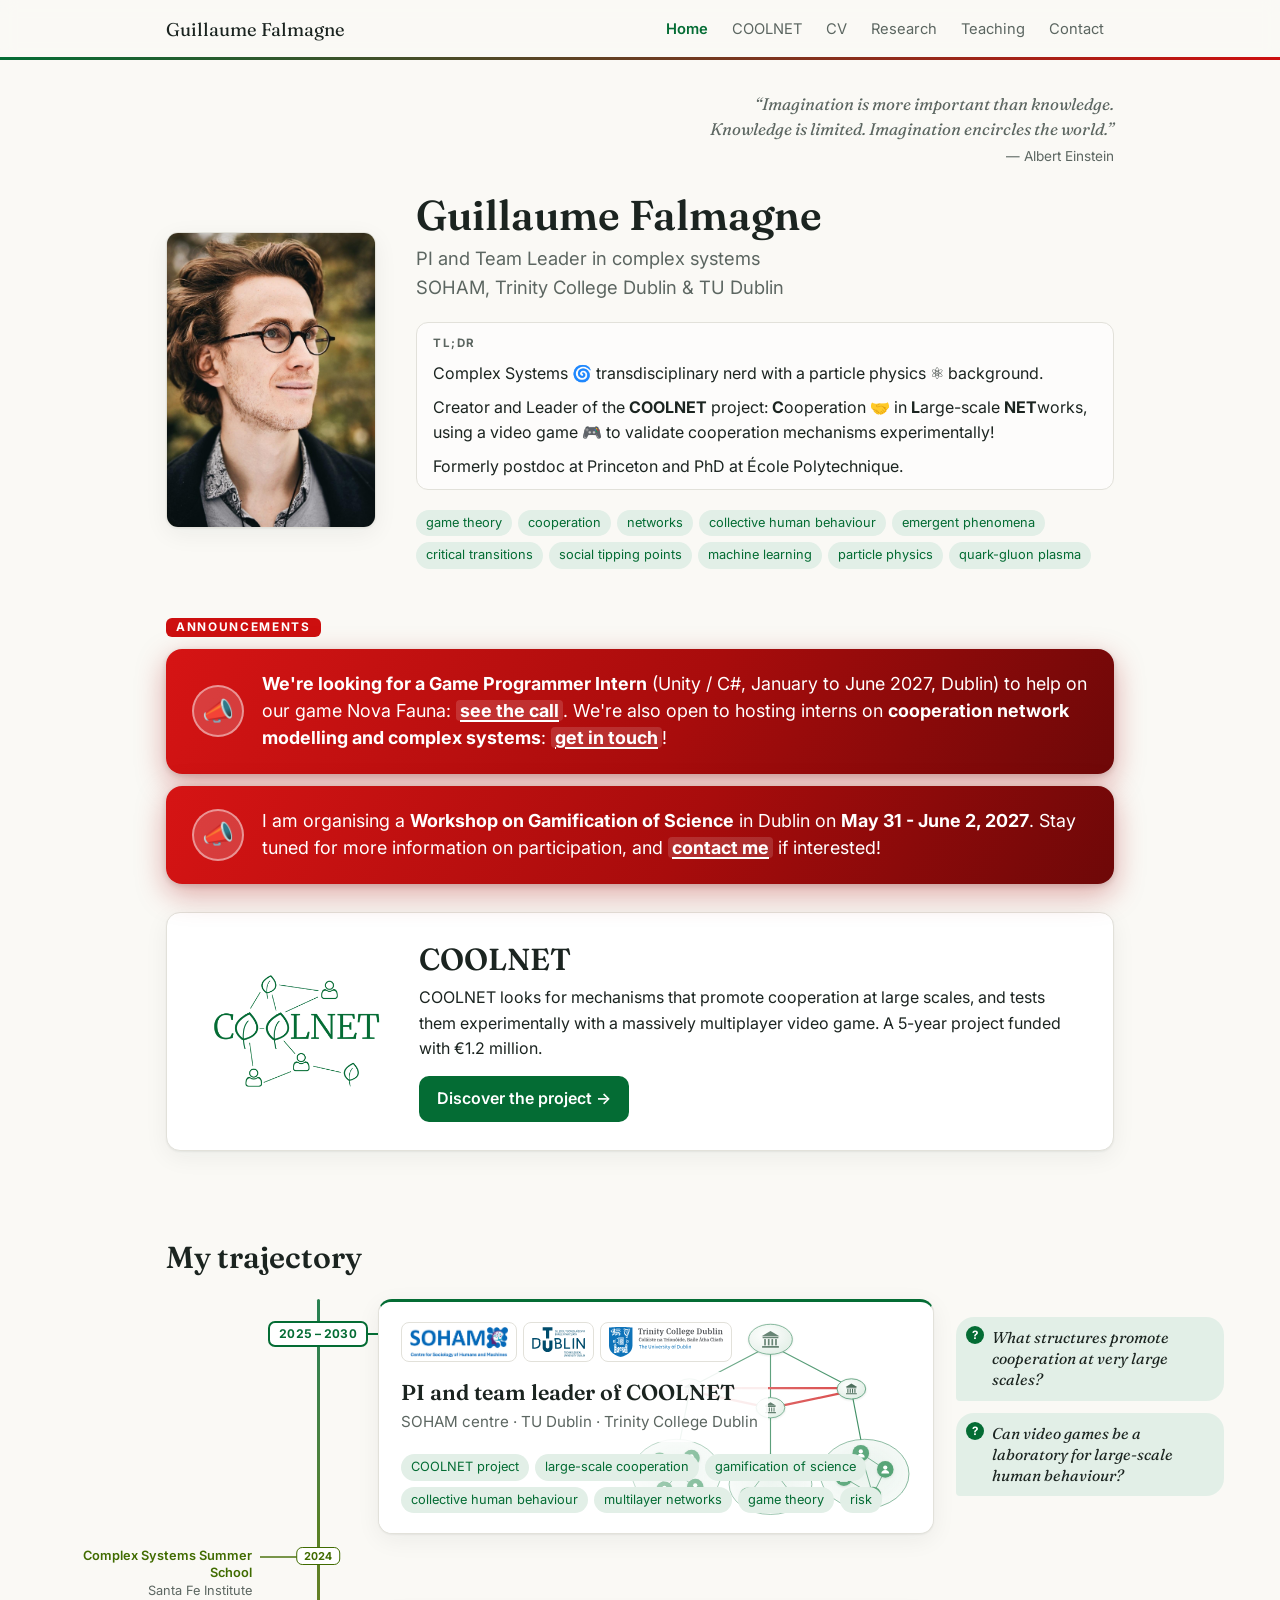
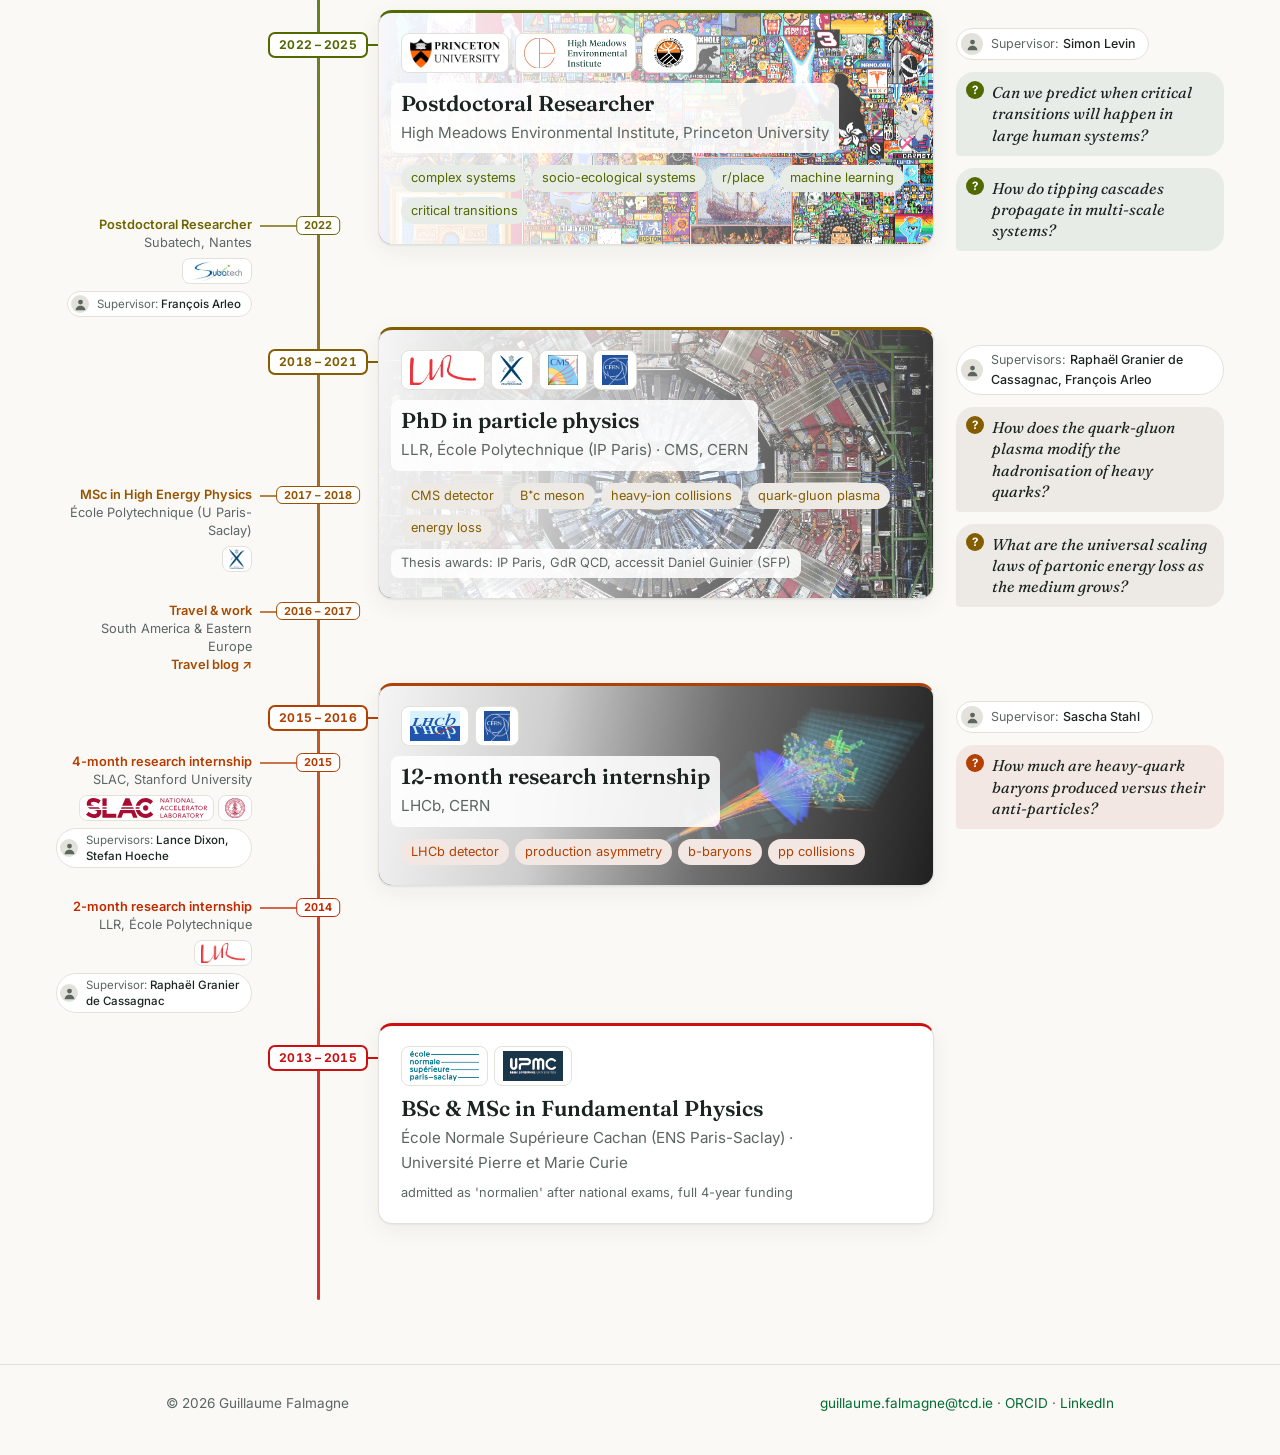
<file: index.html>
<!doctype html>
<html lang="en">
<head>
  <meta charset="utf-8">
  <meta name="viewport" content="width=device-width, initial-scale=1">
  <title>Guillaume Falmagne</title>
  <meta name="description" content="Research Fellow and PI in complex systems at SOHAM, TU Dublin & Trinity College Dublin.">
  <link rel="preconnect" href="https://fonts.googleapis.com">
  <link href="https://fonts.googleapis.com/css2?family=Fraunces:opsz,wght@9..144,500;9..144,600&family=Inter:wght@400;500;600&display=swap" rel="stylesheet">
  <link rel="stylesheet" href="css/style.css">
</head>
<body>
  <main>
    <div class="wrap">
      <blockquote class="quote" id="quote"></blockquote>
    </div>

    <section class="hero">
      <div class="wrap hero-grid">
        <img class="photo" src="assets/photo.jpg" alt="Portrait of Guillaume Falmagne">
        <div>
          <h1 id="name"></h1>
          <p class="title" id="title"></p>
          <div class="tldr">
            <div class="mini-label">TL;DR</div>
            <ul class="summary" id="summary"></ul>
          </div>
          <div class="tags" id="interests"></div>
        </div>
      </div>
    </section>

    <section class="announcements" id="announcements" hidden>
      <div class="wrap">
        <h2 class="section-label">Announcements</h2>
        <ul class="ann-list" id="ann-list"></ul>
      </div>
    </section>

    <section>
      <div class="wrap">
        <div class="teaser">
          <span class="teaser-logo"><img src="assets/logos/coolnet.png" alt="COOLNET logo"></span>
          <div>
            <h2>COOLNET</h2>
            <p id="coolnet-teaser" style="margin:0 0 14px"></p>
            <a class="btn" href="coolnet.html">Discover the project →</a>
          </div>
        </div>
      </div>
    </section>

    <section id="trajectory">
      <div class="wrap"><h2 class="tl-title">My trajectory</h2></div>
      <div class="wrap-wide">
        <div class="timeline" id="timeline"></div>
      </div>
    </section>
  </main>

  <script src="js/site.js"></script>
  <script src="js/timeline.js"></script>
  <script>
    loadJSON("content/profile.json").then(p => {
      document.getElementById("name").textContent = p.name;
      // All texts accept **bold**, *italic* and [link](page) (see md() in js/site.js).
      document.getElementById("title").innerHTML = `${md(p.title)}<br>${md(p.affiliation)}`;
      document.getElementById("summary").innerHTML = p.summary.map(s => `<li>${md(s)}</li>`).join("");
      document.getElementById("interests").innerHTML = p.interests.map(t => `<span class="tag">${md(t)}</span>`).join("");
      document.getElementById("quote").innerHTML =
        `<p>“${md(p.quote.text)}”</p><footer>— ${md(p.quote.author)}</footer>`;
      document.getElementById("coolnet-teaser").innerHTML = md(p.coolnet_teaser);
      // Announcements: the section only shows when profile.json lists at least one.
      const ann = p.announcements || [];
      if (ann.length) {
        document.getElementById("ann-list").innerHTML = ann.map(a => `
          <li class="ann">
            <span class="ann-icon" aria-hidden="true">📣</span>
            <p>${md(a.text)}</p>
          </li>`).join("");
        document.getElementById("announcements").hidden = false;
      }
    });
    renderTimeline(document.getElementById("timeline"));
  </script>
</body>
</html>
</file>
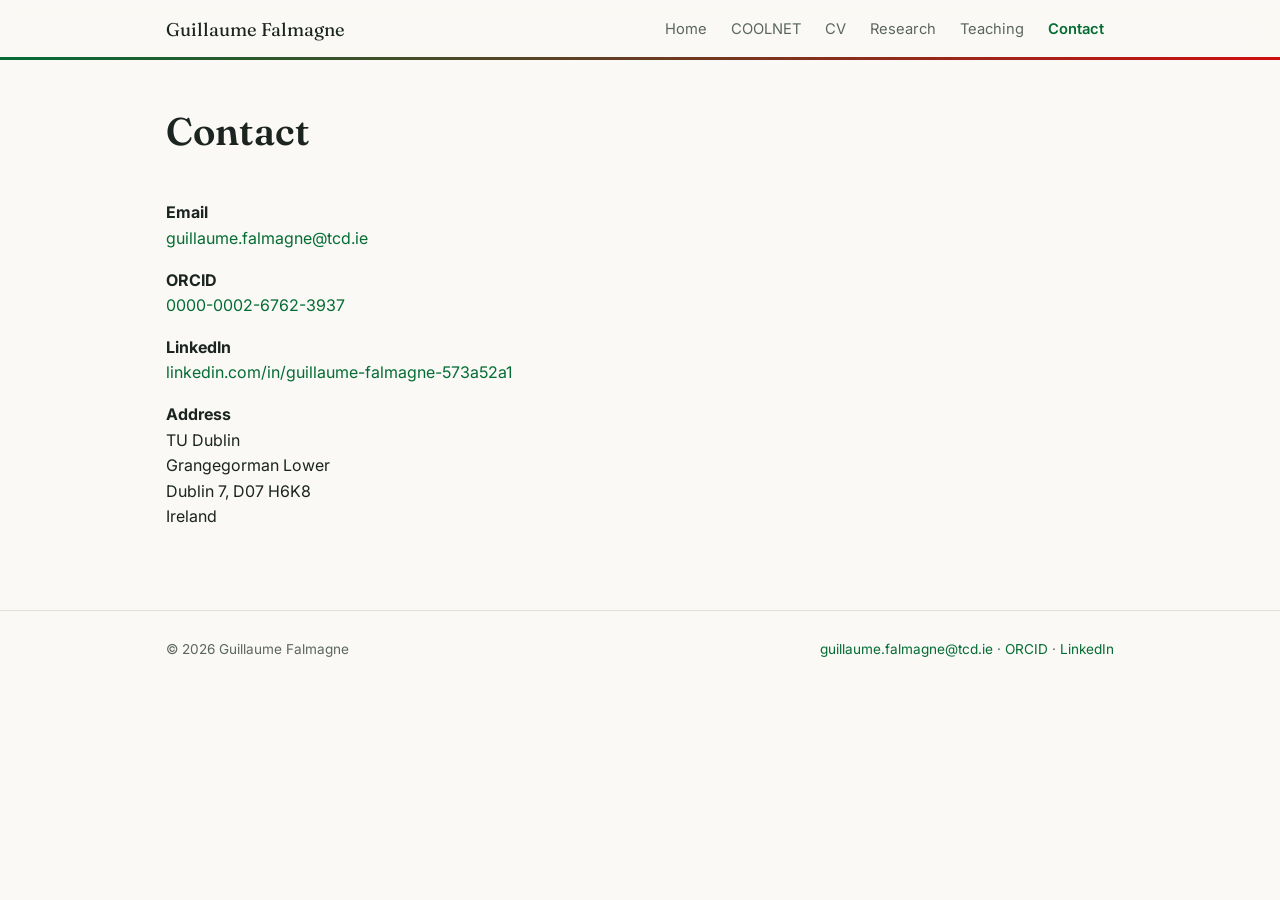
<file: contact.html>
<!doctype html>
<html lang="en">
<head>
  <meta charset="utf-8">
  <meta name="viewport" content="width=device-width, initial-scale=1">
  <title>Contact</title>
  <link rel="preconnect" href="https://fonts.googleapis.com">
  <link href="https://fonts.googleapis.com/css2?family=Fraunces:opsz,wght@9..144,500;9..144,600&family=Inter:wght@400;500;600&display=swap" rel="stylesheet">
  <link rel="stylesheet" href="css/style.css">
</head>
<body>
  <main class="wrap">
    <header class="page-head"><h1>Contact</h1></header>
    <section class="prose" style="padding-top:16px">
      <p><strong>Email</strong><br><a href="mailto:guillaume.falmagne@tcd.ie">guillaume.falmagne@tcd.ie</a></p>
      <p><strong>ORCID</strong><br><a href="https://orcid.org/0000-0002-6762-3937">0000-0002-6762-3937</a></p>
      <p><strong>LinkedIn</strong><br><a href="https://www.linkedin.com/in/guillaume-falmagne-573a52a1/">linkedin.com/in/guillaume-falmagne-573a52a1</a></p>
      <p><strong>Address</strong><br>TU Dublin<br>Grangegorman Lower<br>Dublin 7, D07 H6K8<br>Ireland</p>
    </section>
  </main>
  <script src="js/site.js"></script>
</body>
</html>
</file>
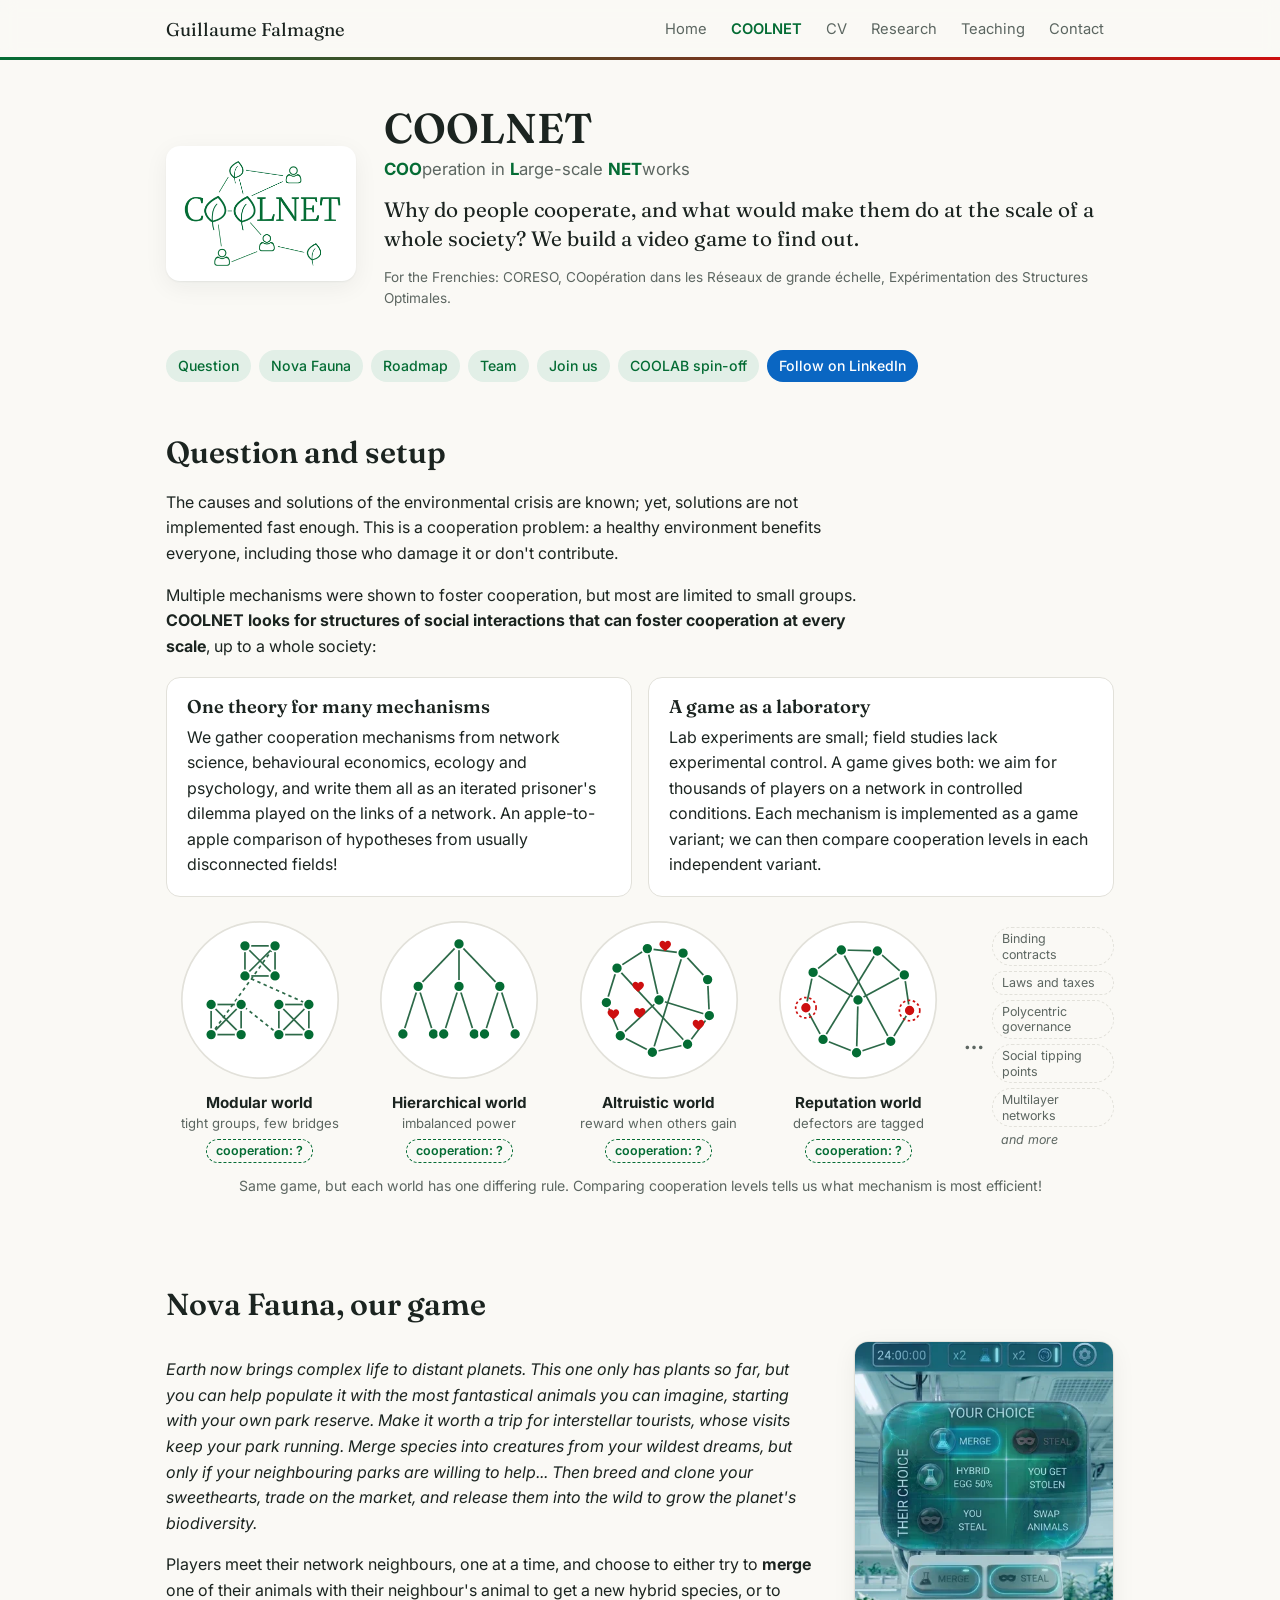
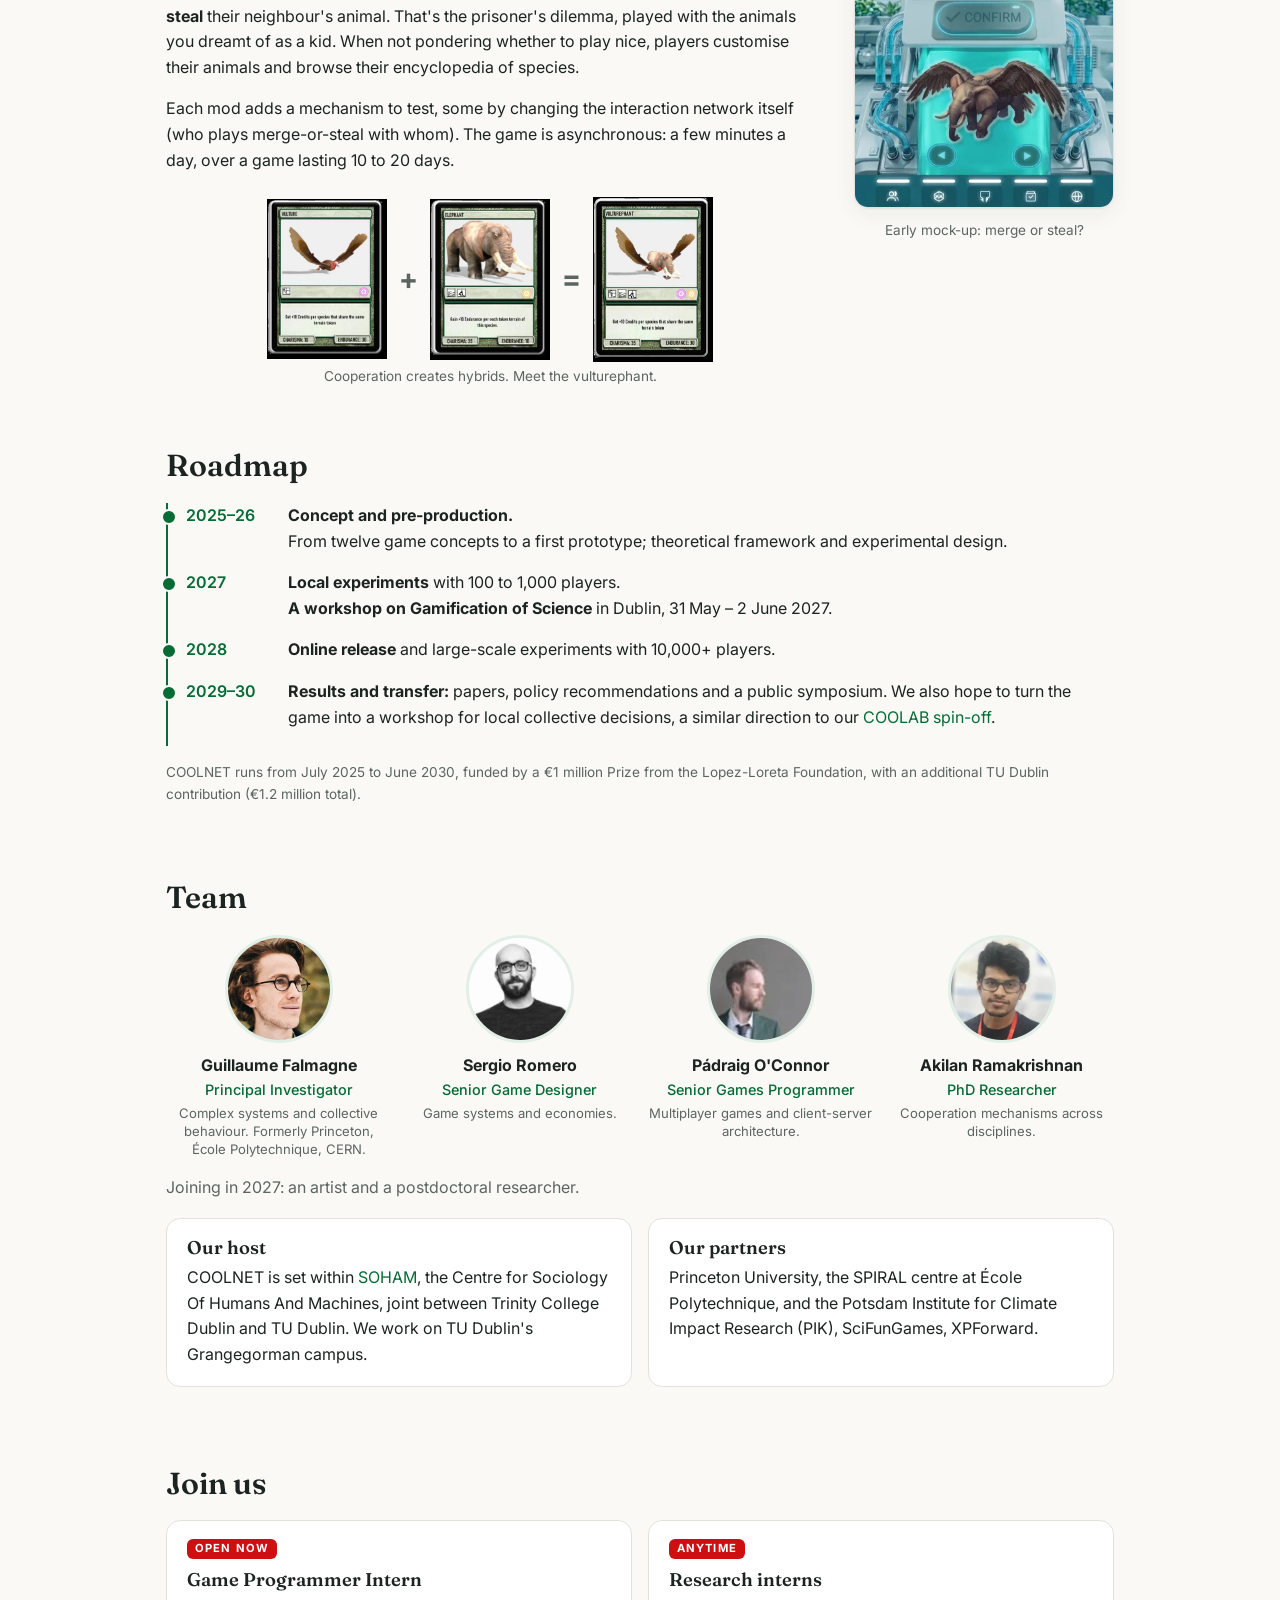
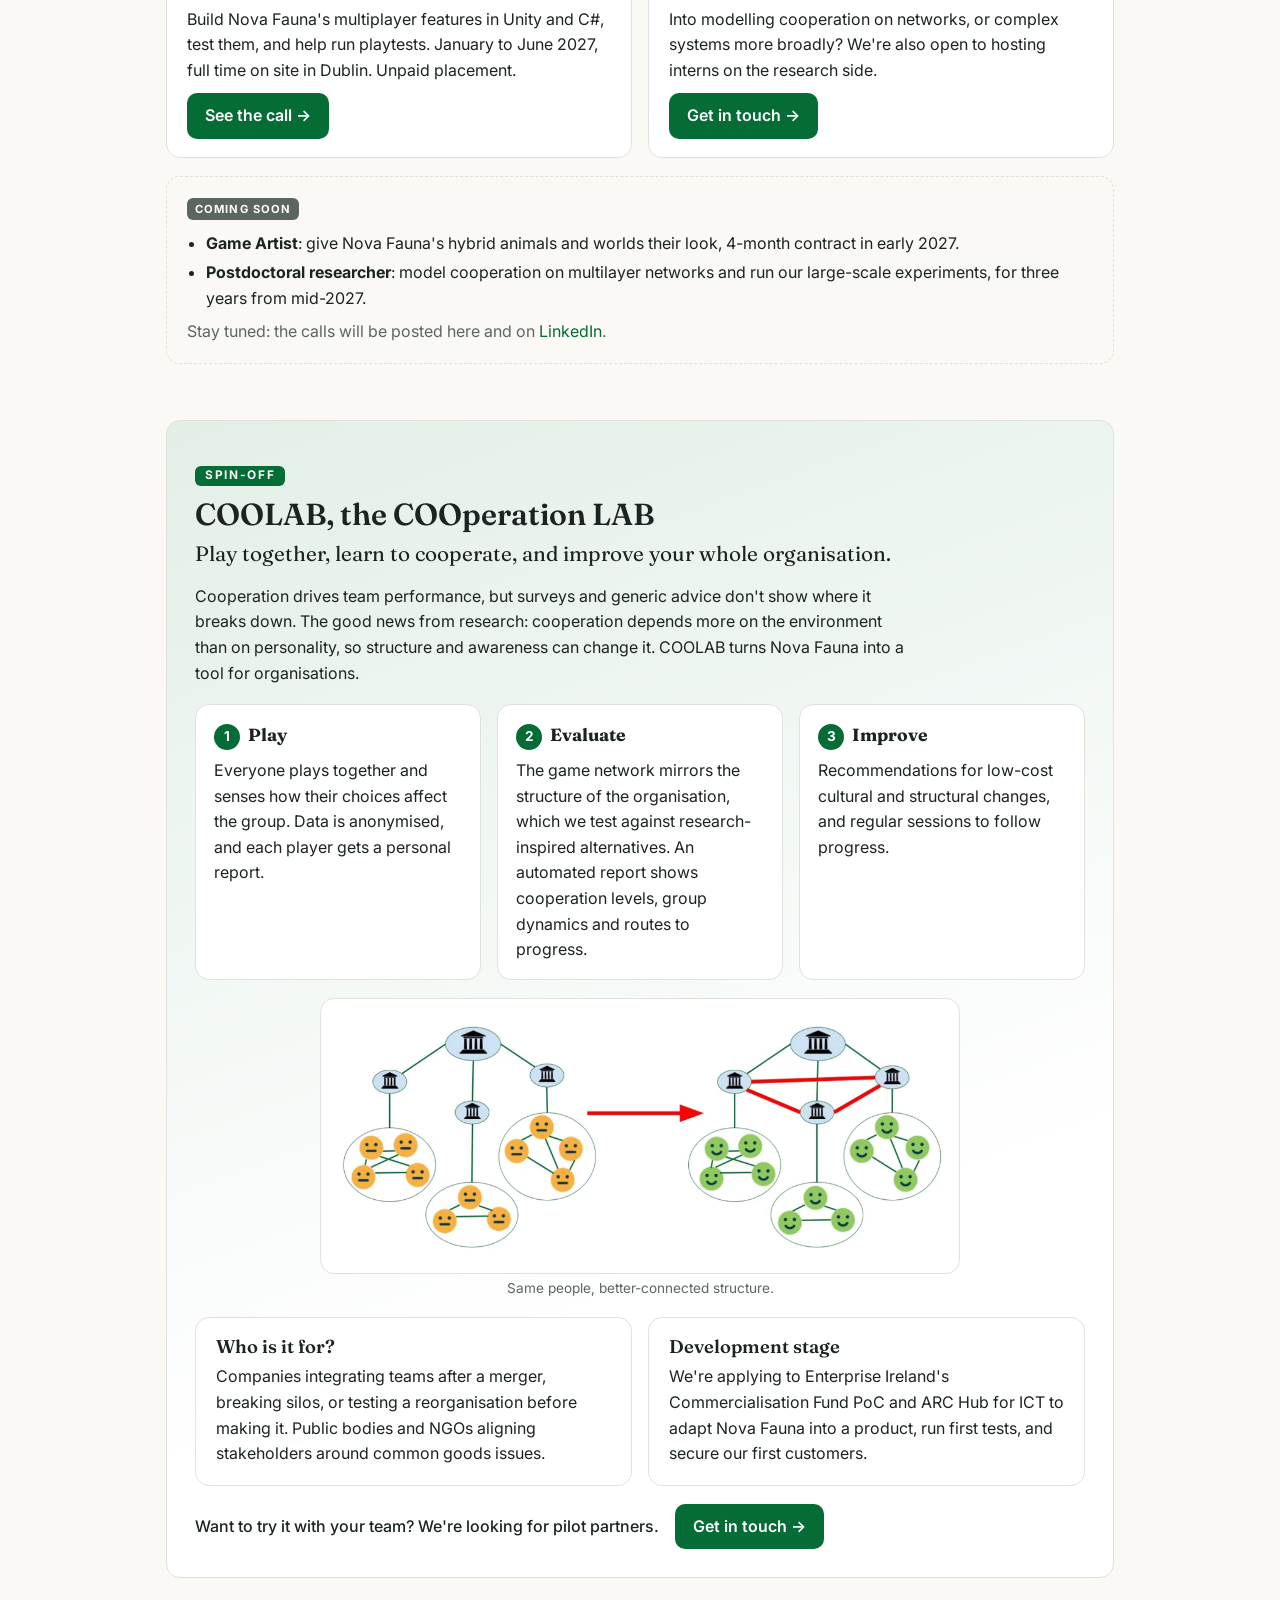
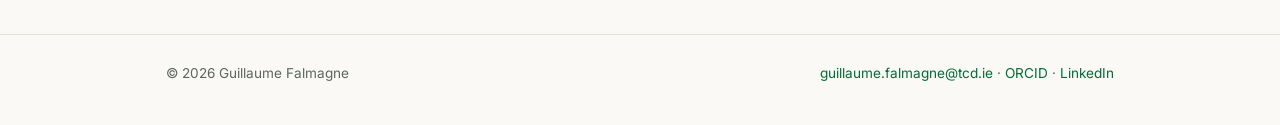
<file: coolnet.html>
<!doctype html>
<html lang="en">
<head>
  <meta charset="utf-8">
  <meta name="viewport" content="width=device-width, initial-scale=1">
  <title>COOLNET project</title>
  <meta name="description" content="COOLNET: cooperation in large-scale networks, tested with Nova Fauna, a multiplayer game built as a laboratory for collective behaviour. And COOLAB, its spin-off for organisations.">
  <link rel="preconnect" href="https://fonts.googleapis.com">
  <link href="https://fonts.googleapis.com/css2?family=Fraunces:opsz,wght@9..144,500;9..144,600&family=Inter:wght@400;500;600&display=swap" rel="stylesheet">
  <link rel="stylesheet" href="css/style.css">
</head>
<body>
  <main class="wrap">

    <!-- ============ header ============ -->
    <header class="cn-head">
      <span class="cn-logo"><img src="assets/logos/coolnet.png" alt="COOLNET logo"></span>
      <div>
        <h1>COOLNET</h1>
        <p class="cn-sub"><strong>COO</strong>peration in <strong>L</strong>arge-scale <strong>NET</strong>works</p>
        <p class="cn-lead">Why do people cooperate, and what would make them do at the scale of a whole society?
          We build a video game to find out.</p>
        <p class="muted small">For the Frenchies: CORESO, COopération dans les Réseaux de grande échelle, Expérimentation des Structures Optimales.</p>
      </div>
    </header>

    <nav class="cn-jump" aria-label="On this page">
      <a href="#question">Question</a>
      <a href="#game">Nova Fauna</a>
      <a href="#roadmap">Roadmap</a>
      <a href="#team">Team</a>
      <a href="#join">Join us</a>
      <a href="#coolab">COOLAB spin-off</a>
      <a class="cn-li" href="https://www.linkedin.com/company/coolnet-cooperation-in-large-scale-networks/">Follow on LinkedIn</a>
    </nav>

    <!-- ============ the question ============ -->
    <section id="question" class="cn-sec">
      <h2>Question and setup</h2>
      <div class="prose">
        <p>The causes and solutions of the environmental crisis are known; yet, solutions are not implemented fast enough. This is a cooperation problem: a healthy environment benefits everyone, including those who
          damage it or don't contribute.</p>
        <p>Multiple mechanisms were shown to foster cooperation, but most are limited to small groups.
          <strong>COOLNET looks for structures of social interactions that can foster cooperation at every scale</strong>,
          up to a whole society:</p>
      </div>
      <div class="cn-two">
        <div class="cn-card">
          <h3>One theory for many mechanisms</h3>
          <p>We gather cooperation mechanisms from network science, behavioural economics, ecology and psychology, and
            write them all as an iterated prisoner's dilemma played on the links of a network. An apple-to-apple comparison of hypotheses from usually disconnected fields!</p>
        </div>
        <div class="cn-card">
          <h3>A game as a laboratory</h3>
          <p>Lab experiments are small; field studies lack experimental control. A game gives both: we aim for thousands of players on a network in controlled conditions. Each mechanism is implemented as a game variant;
            we can then compare cooperation levels in each independent variant.</p>
        </div>
      </div>
      <figure class="cn-worlds">
        <div class="cn-worlds-row">
          <div class="cn-world"><svg viewBox="0 0 200 200" aria-hidden="true"><circle class="w-bg" cx="100" cy="100" r="92"/><line class="w-link " x1="117.7" y1="71.7" x2="82.3" y2="71.7"/><line class="w-link " x1="117.7" y1="71.7" x2="82.3" y2="36.3"/><line class="w-link " x1="117.7" y1="71.7" x2="117.7" y2="36.3"/><line class="w-link " x1="82.3" y1="71.7" x2="82.3" y2="36.3"/><line class="w-link " x1="82.3" y1="71.7" x2="117.7" y2="36.3"/><line class="w-link " x1="82.3" y1="36.3" x2="117.7" y2="36.3"/><line class="w-link " x1="157.5" y1="140.7" x2="122.2" y2="140.7"/><line class="w-link " x1="157.5" y1="140.7" x2="122.2" y2="105.3"/><line class="w-link " x1="157.5" y1="140.7" x2="157.5" y2="105.3"/><line class="w-link " x1="122.2" y1="140.7" x2="122.2" y2="105.3"/><line class="w-link " x1="122.2" y1="140.7" x2="157.5" y2="105.3"/><line class="w-link " x1="122.2" y1="105.3" x2="157.5" y2="105.3"/><line class="w-link " x1="77.8" y1="140.7" x2="42.5" y2="140.7"/><line class="w-link " x1="77.8" y1="140.7" x2="42.5" y2="105.3"/><line class="w-link " x1="77.8" y1="140.7" x2="77.8" y2="105.3"/><line class="w-link " x1="42.5" y1="140.7" x2="42.5" y2="105.3"/><line class="w-link " x1="42.5" y1="140.7" x2="77.8" y2="105.3"/><line class="w-link " x1="42.5" y1="105.3" x2="77.8" y2="105.3"/><line class="w-link w-weak" x1="82.3" y1="71.7" x2="157.5" y2="105.3"/><line class="w-link w-weak" x1="122.2" y1="140.7" x2="77.8" y2="105.3"/><line class="w-link w-weak" x1="42.5" y1="140.7" x2="117.7" y2="36.3"/><circle class="w-node " cx="117.7" cy="71.7" r="6.5"/><circle class="w-node " cx="82.3" cy="71.7" r="6.5"/><circle class="w-node " cx="82.3" cy="36.3" r="6.5"/><circle class="w-node " cx="117.7" cy="36.3" r="6.5"/><circle class="w-node " cx="157.5" cy="140.7" r="6.5"/><circle class="w-node " cx="122.2" cy="140.7" r="6.5"/><circle class="w-node " cx="122.2" cy="105.3" r="6.5"/><circle class="w-node " cx="157.5" cy="105.3" r="6.5"/><circle class="w-node " cx="77.8" cy="140.7" r="6.5"/><circle class="w-node " cx="42.5" cy="140.7" r="6.5"/><circle class="w-node " cx="42.5" cy="105.3" r="6.5"/><circle class="w-node " cx="77.8" cy="105.3" r="6.5"/></svg><b>Modular world</b><span>tight groups, few bridges</span><em>cooperation: ?</em></div>
          <div class="cn-world"><svg viewBox="0 0 200 200" aria-hidden="true"><circle class="w-bg" cx="100" cy="100" r="92"/><line class="w-link " x1="100.0" y1="34.0" x2="52.0" y2="84.0"/><line class="w-link " x1="100.0" y1="34.0" x2="100.0" y2="84.0"/><line class="w-link " x1="100.0" y1="34.0" x2="148.0" y2="84.0"/><line class="w-link " x1="52.0" y1="84.0" x2="34.0" y2="140.0"/><line class="w-link " x1="52.0" y1="84.0" x2="70.0" y2="140.0"/><line class="w-link " x1="100.0" y1="84.0" x2="82.0" y2="140.0"/><line class="w-link " x1="100.0" y1="84.0" x2="118.0" y2="140.0"/><line class="w-link " x1="148.0" y1="84.0" x2="130.0" y2="140.0"/><line class="w-link " x1="148.0" y1="84.0" x2="166.0" y2="140.0"/><circle class="w-node " cx="100.0" cy="34.0" r="6.5"/><circle class="w-node " cx="52.0" cy="84.0" r="6.5"/><circle class="w-node " cx="100.0" cy="84.0" r="6.5"/><circle class="w-node " cx="148.0" cy="84.0" r="6.5"/><circle class="w-node " cx="34.0" cy="140.0" r="6.5"/><circle class="w-node " cx="70.0" cy="140.0" r="6.5"/><circle class="w-node " cx="82.0" cy="140.0" r="6.5"/><circle class="w-node " cx="118.0" cy="140.0" r="6.5"/><circle class="w-node " cx="130.0" cy="140.0" r="6.5"/><circle class="w-node " cx="166.0" cy="140.0" r="6.5"/></svg><b>Hierarchical world</b><span>imbalanced power</span><em>cooperation: ?</em></div>
          <div class="cn-world"><svg viewBox="0 0 200 200" aria-hidden="true"><circle class="w-bg" cx="100" cy="100" r="92"/><line class="w-link " x1="159.2" y1="118.3" x2="133.6" y2="152.1"/><line class="w-link " x1="133.6" y1="152.1" x2="92.2" y2="161.5"/><line class="w-link " x1="92.2" y1="161.5" x2="54.5" y2="142.1"/><line class="w-link " x1="54.5" y1="142.1" x2="38.1" y2="103.0"/><line class="w-link " x1="38.1" y1="103.0" x2="50.6" y2="62.5"/><line class="w-link " x1="50.6" y1="62.5" x2="86.3" y2="39.5"/><line class="w-link " x1="86.3" y1="39.5" x2="128.3" y2="44.9"/><line class="w-link " x1="128.3" y1="44.9" x2="157.2" y2="76.0"/><line class="w-link " x1="157.2" y1="76.0" x2="159.2" y2="118.3"/><line class="w-link " x1="100.0" y1="100.0" x2="159.2" y2="118.3"/><line class="w-link " x1="100.0" y1="100.0" x2="54.5" y2="142.1"/><line class="w-link " x1="100.0" y1="100.0" x2="86.3" y2="39.5"/><line class="w-link " x1="133.6" y1="152.1" x2="50.6" y2="62.5"/><line class="w-link " x1="92.2" y1="161.5" x2="128.3" y2="44.9"/><path class="w-heart" transform="translate(146.4,131.2) scale(0.85)" d="M0 5C-1.2 3.8-8 -0.6-8 -4.6C-8 -7.4-5.9 -9.2-3.7 -9.2C-2 -9.2-0.7 -8.2 0 -6.8C0.7 -8.2 2 -9.2 3.7 -9.2C5.9 -9.2 8 -7.4 8 -4.6C8 -0.6 1.2 3.8 0 5Z" /><path class="w-heart" transform="translate(46.3,118.6) scale(0.85)" d="M0 5C-1.2 3.8-8 -0.6-8 -4.6C-8 -7.4-5.9 -9.2-3.7 -9.2C-2 -9.2-0.7 -8.2 0 -6.8C0.7 -8.2 2 -9.2 3.7 -9.2C5.9 -9.2 8 -7.4 8 -4.6C8 -0.6 1.2 3.8 0 5Z" /><path class="w-heart" transform="translate(107.3,38.2) scale(0.85)" d="M0 5C-1.2 3.8-8 -0.6-8 -4.6C-8 -7.4-5.9 -9.2-3.7 -9.2C-2 -9.2-0.7 -8.2 0 -6.8C0.7 -8.2 2 -9.2 3.7 -9.2C5.9 -9.2 8 -7.4 8 -4.6C8 -0.6 1.2 3.8 0 5Z" /><path class="w-heart" transform="translate(77.3,117.1) scale(0.85)" d="M0 5C-1.2 3.8-8 -0.6-8 -4.6C-8 -7.4-5.9 -9.2-3.7 -9.2C-2 -9.2-0.7 -8.2 0 -6.8C0.7 -8.2 2 -9.2 3.7 -9.2C5.9 -9.2 8 -7.4 8 -4.6C8 -0.6 1.2 3.8 0 5Z" /><path class="w-heart" transform="translate(75.5,86.4) scale(0.85)" d="M0 5C-1.2 3.8-8 -0.6-8 -4.6C-8 -7.4-5.9 -9.2-3.7 -9.2C-2 -9.2-0.7 -8.2 0 -6.8C0.7 -8.2 2 -9.2 3.7 -9.2C5.9 -9.2 8 -7.4 8 -4.6C8 -0.6 1.2 3.8 0 5Z" /><circle class="w-node " cx="159.2" cy="118.3" r="6.5"/><circle class="w-node " cx="133.6" cy="152.1" r="6.5"/><circle class="w-node " cx="92.2" cy="161.5" r="6.5"/><circle class="w-node " cx="54.5" cy="142.1" r="6.5"/><circle class="w-node " cx="38.1" cy="103.0" r="6.5"/><circle class="w-node " cx="50.6" cy="62.5" r="6.5"/><circle class="w-node " cx="86.3" cy="39.5" r="6.5"/><circle class="w-node " cx="128.3" cy="44.9" r="6.5"/><circle class="w-node " cx="157.2" cy="76.0" r="6.5"/><circle class="w-node " cx="100.0" cy="100.0" r="6.5"/></svg><b>Altruistic world</b><span>reward when others gain</span><em>cooperation: ?</em></div>
          <div class="cn-world"><svg viewBox="0 0 200 200" aria-hidden="true"><circle class="w-bg" cx="100" cy="100" r="92"/><line class="w-link " x1="138.5" y1="148.6" x2="98.3" y2="162.0"/><line class="w-link " x1="98.3" y1="162.0" x2="58.9" y2="146.4"/><line class="w-link " x1="58.9" y1="146.4" x2="38.7" y2="109.1"/><line class="w-link " x1="38.7" y1="109.1" x2="47.2" y2="67.5"/><line class="w-link " x1="47.2" y1="67.5" x2="80.4" y2="41.2"/><line class="w-link " x1="80.4" y1="41.2" x2="122.8" y2="42.3"/><line class="w-link " x1="122.8" y1="42.3" x2="154.5" y2="70.5"/><line class="w-link " x1="154.5" y1="70.5" x2="160.7" y2="112.4"/><line class="w-link " x1="160.7" y1="112.4" x2="138.5" y2="148.6"/><line class="w-link " x1="100.0" y1="100.0" x2="98.3" y2="162.0"/><line class="w-link " x1="100.0" y1="100.0" x2="47.2" y2="67.5"/><line class="w-link " x1="100.0" y1="100.0" x2="154.5" y2="70.5"/><line class="w-link " x1="138.5" y1="148.6" x2="80.4" y2="41.2"/><line class="w-link " x1="58.9" y1="146.4" x2="122.8" y2="42.3"/><circle class="w-tag" cx="38.7" cy="109.1" r="12"/><circle class="w-tag" cx="160.7" cy="112.4" r="12"/><circle class="w-node " cx="138.5" cy="148.6" r="6.5"/><circle class="w-node " cx="98.3" cy="162.0" r="6.5"/><circle class="w-node " cx="58.9" cy="146.4" r="6.5"/><circle class="w-node w-tagged" cx="38.7" cy="109.1" r="6.5"/><circle class="w-node " cx="47.2" cy="67.5" r="6.5"/><circle class="w-node " cx="80.4" cy="41.2" r="6.5"/><circle class="w-node " cx="122.8" cy="42.3" r="6.5"/><circle class="w-node " cx="154.5" cy="70.5" r="6.5"/><circle class="w-node w-tagged" cx="160.7" cy="112.4" r="6.5"/><circle class="w-node " cx="100.0" cy="100.0" r="6.5"/></svg><b>Reputation world</b><span>defectors are tagged</span><em>cooperation: ?</em></div>
          <div class="cn-world-more">
          <span class="cn-more-dots" aria-hidden="true">…</span>
          <ul>
            <li>Binding contracts</li>
            <li>Laws and taxes</li>
            <li>Polycentric governance</li>
            <li>Social tipping points</li>
            <li>Multilayer networks</li>
            <li class="cn-more-etc">and more</li>
          </ul>
        </div>
        </div>
        <figcaption>Same game, but each world has one differing rule. Comparing cooperation levels tells us what mechanism is most efficient!</figcaption>
      </figure>
    </section>

    <!-- ============ Nova Fauna ============ -->
    <section id="game" class="cn-sec">
      <h2>Nova Fauna, our game</h2>
      <div class="cn-game">
        <div class="prose">
          <p><i>Earth now brings complex life to distant planets. This one only has plants so far, but you can
            help populate it with the most fantastical animals you can imagine, starting with your own park reserve. Make it
            worth a trip for interstellar tourists, whose visits keep your park running. Merge species into creatures from
            your wildest dreams, but only if your neighbouring parks are willing to help... Then breed and clone your sweethearts,
            trade on the market, and release them into the wild to grow the planet's biodiversity.</i></p>
          <p>Players meet their network neighbours, one at a time, and choose to either try to <strong>merge</strong> one of their
            animals with their neighbour's animal to get a new hybrid species, or to <strong>steal</strong> their neighbour's animal.
            That's the prisoner's dilemma, played with the animals you dreamt of as a kid. When not pondering whether to
            play nice, players customise their animals and browse their encyclopedia of species.</p>
          <p>Each mod adds a mechanism to test, some by changing the interaction network itself (who plays merge-or-steal
            with whom). The game is asynchronous: a few minutes a day, over a game lasting 10 to 20 days.</p>
        <figure class="cn-cards">
          <div class="cn-cards-row">
            <img src="assets/coolnet/card-vulture.webp" alt="Vulture card" loading="lazy">
            <span aria-hidden="true">+</span>
            <img src="assets/coolnet/card-elephant.webp" alt="Elephant card" loading="lazy">
            <span aria-hidden="true">=</span>
            <img src="assets/coolnet/card-vulturephant.webp" alt="Vulturephant card, the hybrid of the two" loading="lazy">
          </div>
          <figcaption>Cooperation creates hybrids. Meet the vulturephant.</figcaption>
        </figure>
        </div>
        <figure class="cn-phones">
          <img src="assets/coolnet/nova-fauna-dilemma.webp" alt="Mock-up of the merge-or-steal screen, with a winged elephant" loading="lazy">
          <figcaption>Early mock-up: merge or steal?</figcaption>
        </figure>
      </div>
    </section>

    <!-- ============ roadmap ============ -->
    <section id="roadmap" class="cn-sec">
      <h2>Roadmap</h2>
      <ol class="cn-road">
        <li><span class="cn-year">2025–26</span><div><b>Concept and pre-production.<br></b> From twelve game concepts to a first prototype; theoretical framework and experimental design.</div></li>
        <li><span class="cn-year">2027</span><div><b>Local experiments</b> with 100 to 1,000 players. <br><b>A workshop on Gamification of Science</b> in Dublin, 31 May – 2 June 2027.</div></li>
        <li><span class="cn-year">2028</span><div><b>Online release</b> and large-scale experiments with 10,000+ players.</div></li>
        <li><span class="cn-year">2029–30</span><div><b>Results and transfer:</b> papers, policy recommendations and a public symposium.
          We also hope to turn the game into a workshop for local collective decisions, a similar direction to our <a href="#coolab">COOLAB spin-off</a>.</div></li>
      </ol>
      <p class="muted small">COOLNET runs from July 2025 to June 2030, funded by a €1 million Prize from the
        Lopez-Loreta Foundation, with an additional TU Dublin contribution (€1.2 million total).</p>
    </section>

    <!-- ============ team ============ -->
    <section id="team" class="cn-sec">
      <h2>Team</h2>
      <ul class="cn-team">
        <li><img src="assets/team/falmagne.webp" alt="" loading="lazy"><div><b><a href="index.html">Guillaume Falmagne</a></b>
          <span>Principal Investigator</span><small>Complex systems and collective behaviour. Formerly Princeton, École Polytechnique, CERN.</small></div></li>
        <li><img src="assets/team/romero.webp" alt="" loading="lazy"><div><b>Sergio Romero</b>
          <span>Senior Game Designer</span><small>Game systems and economies.</small></div></li>
        <li><img src="assets/team/oconnor.webp" alt="" loading="lazy"><div><b>Pádraig O'Connor</b>
          <span>Senior Games Programmer</span><small>Multiplayer games and client-server architecture.</small></div></li>
        <li><img src="assets/team/ramakrishnan.webp" alt="" loading="lazy"><div><b>Akilan Ramakrishnan</b>
          <span>PhD Researcher</span><small>Cooperation mechanisms across disciplines.</small></div></li>
      </ul>
      <p class="muted">Joining in 2027: an artist and a postdoctoral researcher.</p>
      <div class="cn-two">
        <div class="cn-card">
          <h3>Our host</h3>
          <p>COOLNET is set within <a href="https://www.tcd.ie/soham/">SOHAM</a>, the Centre for Sociology Of Humans And Machines, joint between Trinity College Dublin and TU Dublin. We work on TU Dublin's Grangegorman campus.</p>
        </div>
        <div class="cn-card">
          <h3>Our partners</h3>
          <p>Princeton University, the SPIRAL centre at École Polytechnique, and the Potsdam Institute for Climate Impact
            Research (PIK), SciFunGames, XPForward.</p>
        </div>
      </div>
    </section>

    <!-- ============ join us ============ -->
    <section id="join" class="cn-sec">
      <h2>Join us</h2>
      <div class="cn-two">
        <div class="cn-card cn-open">
          <span class="cn-badge">Open now</span>
          <h3>Game Programmer Intern</h3>
          <p>Build Nova Fauna's multiplayer features in Unity and C#, test them, and help run playtests.
            January to June 2027, full time on site in Dublin. Unpaid placement.</p>
          <a class="btn" href="https://www.moddb.com/jobs/game-programmer-intern1">See the call →</a>
        </div>
        <div class="cn-card cn-open">
          <span class="cn-badge">Anytime</span>
          <h3>Research interns</h3>
          <p>Into modelling cooperation on networks, or complex systems more broadly? We're also open to hosting interns
            on the research side.</p>
          <a class="btn" href="contact.html">Get in touch →</a>
        </div>
      </div>
      <div class="cn-card cn-soon">
        <span class="cn-badge">Coming soon</span>
        <ul>
          <li><b>Game Artist</b>: give Nova Fauna's hybrid animals and worlds their look, 4-month contract in early 2027.</li>
          <li><b>Postdoctoral researcher</b>: model cooperation on multilayer networks and run our large-scale experiments,
            for three years from mid-2027.</li>
        </ul>
        <p>Stay tuned: the calls will be posted here and on <a href="https://www.linkedin.com/company/coolnet-cooperation-in-large-scale-networks/">LinkedIn</a>.</p>
      </div>
    </section>

    <!-- ============ COOLAB spin-off ============ -->
    <section id="coolab" class="cn-sec cn-lab">
      <span class="cn-kicker">Spin-off</span>
      <h2>COOLAB, the COOperation LAB</h2>
      <p class="cn-lead">Play together, learn to cooperate, and improve your whole organisation.</p>
      <div class="prose">
        <p>Cooperation drives team performance, but surveys and generic advice don't show where it breaks down.
          The good news from research: cooperation depends more on the environment than on personality, so structure
          and awareness can change it. COOLAB turns Nova Fauna into a tool for organisations.</p>
      </div>
      <ol class="cn-steps">
        <li><b>Play</b><p>Everyone plays together and senses how their choices affect the group. Data is anonymised,
          and each player gets a personal report.</p></li>
        <li><b>Evaluate</b><p>The game network mirrors the structure of the organisation, which we test against research-inspired
          alternatives. An automated report shows cooperation levels, group dynamics and routes to progress.</p></li>
        <li><b>Improve</b><p>Recommendations for low-cost cultural and structural changes, and regular sessions to
          follow progress.</p></li>
      </ol>
      <figure class="cn-diagram">
        <img src="assets/coolnet/structure-before-after.webp" alt="An organisation chart before and after: adding links between departments turns neutral faces into smiling ones" loading="lazy">
        <figcaption>Same people, better-connected structure.</figcaption>
      </figure>
      <div class="cn-two">
        <div class="cn-card">
          <h3>Who is it for?</h3>
          <p>Companies integrating teams after a merger, breaking silos, or testing a reorganisation before making it.
            Public bodies and NGOs aligning stakeholders around common goods issues.</p>
        </div>
        <div class="cn-card">
          <h3>Development stage</h3>
          <p>We're applying to Enterprise Ireland's Commercialisation Fund PoC and ARC Hub for ICT to adapt Nova Fauna into a product, run
            first tests, and secure our first customers.</p>
        </div>
      </div>
      <p class="cn-cta">Want to try it with your team? We're looking for pilot partners. <a class="btn" href="contact.html">Get in touch →</a></p>
    </section>

  </main>
  <script src="js/site.js"></script>
</body>
</html>
</file>
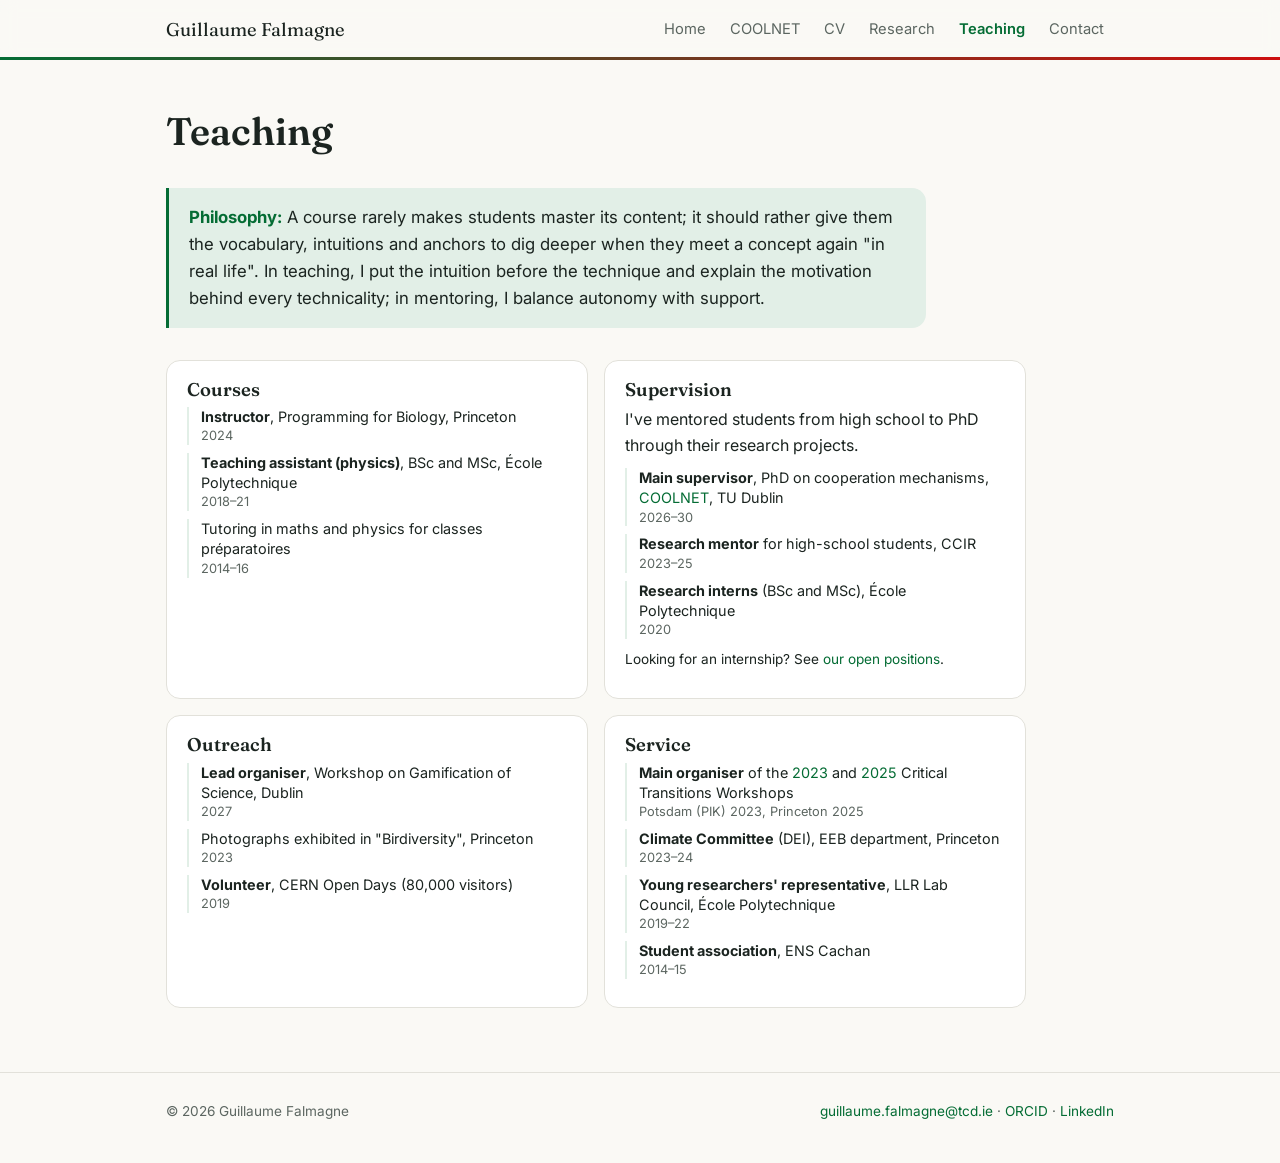
<file: teaching.html>
<!doctype html>
<html lang="en">
<head>
  <meta charset="utf-8">
  <meta name="viewport" content="width=device-width, initial-scale=1">
  <title>Teaching & Service</title>
  <meta name="description" content="Teaching, supervision and outreach of Guillaume Falmagne.">
  <link rel="preconnect" href="https://fonts.googleapis.com">
  <link href="https://fonts.googleapis.com/css2?family=Fraunces:opsz,wght@9..144,500;9..144,600&family=Inter:wght@400;500;600&display=swap" rel="stylesheet">
  <link rel="stylesheet" href="css/style.css">
</head>
<body>
  <main class="wrap">
    <header class="page-head"><h1>Teaching</h1></header>

    <section class="teach">
      <p class="teach-philo"><strong class="teach-label">Philosophy:</strong> A course rarely makes students master its content; it should rather give them the vocabulary, intuitions and
        anchors to dig deeper when they meet a concept again "in real life". 
        In teaching, I put the intuition before the technique and explain the motivation behind every technicality; in mentoring, I balance autonomy with support.</p>

      <div class="teach-grid">
        <div class="cn-card">
          <h3>Courses</h3>
          <ul class="teach-items">
            <li><b>Instructor</b>, Programming for Biology, Princeton <span>2024</span></li>
            <li><b>Teaching assistant (physics)</b>, BSc and MSc, École Polytechnique <span>2018–21</span></li>
            <li>Tutoring in maths and physics for classes préparatoires <span>2014–16</span></li>
          </ul>
        </div>
        <div class="cn-card">
          <h3>Supervision</h3>
          <p>I've mentored students from high school to PhD through their research projects.</p>
          <ul class="teach-items">
            <li><b>Main supervisor</b>, PhD on cooperation mechanisms, <a href="coolnet.html">COOLNET</a>, TU Dublin <span>2026–30</span></li>
            <li><b>Research mentor</b> for high-school students, CCIR <span>2023–25</span></li>
            <li><b>Research interns</b> (BSc and MSc), École Polytechnique <span>2020</span></li>
          </ul>
          <p class="small">Looking for an internship? See <a href="coolnet.html#join">our open positions</a>.</p>
        </div>
        <div class="cn-card">
          <h3>Outreach</h3>
          <ul class="teach-items">
            <li><b>Lead organiser</b>, Workshop on Gamification of Science, Dublin <span>2027</span></li>
            <li>Photographs exhibited in "Birdiversity", Princeton <span>2023</span></li>
            <li><b>Volunteer</b>, CERN Open Days (80,000 visitors) <span>2019</span></li>
          </ul>
        </div>
        <div class="cn-card">
          <h3>Service</h3>
          <ul class="teach-items">
            <li><b>Main organiser</b> of the <a href="https://earthresiliencesustainability.org/critical-transitions-workshop-iv/">2023</a>
              and <a href="https://pcts.princeton.edu/events/2025/critical-transitions-socio-ecological-systems">2025</a>
              Critical Transitions Workshops <span>Potsdam (PIK) 2023, Princeton 2025</span></li>
            <li><b>Climate Committee</b> (DEI), EEB department, Princeton <span>2023–24</span></li>
            <li><b>Young researchers' representative</b>, LLR Lab Council, École Polytechnique <span>2019–22</span></li>
            <li><b>Student association</b>, ENS Cachan <span>2014–15</span></li>
          </ul>
        </div>
      </div>
    </section>
  </main>
  <script src="js/site.js"></script>
</body>
</html>
</file>
<file: css/style.css>
/* Colour theme
   Green = COOLNET logo (#046C34): accent, complex systems.
   Red   = previous Google Site header (#CD0F0F): particle physics, highlights. */
:root {
  --green: #046c34;
  --green-soft: #e2efe7;
  --red: #cd0f0f;
  --red-soft: #f9e4e2;

  --bg: #faf9f5;
  --surface: #ffffff;
  --ink: #1b2420;
  --muted: #5c6661;
  --line: #e2e1da;
  --accent: var(--green);
  --accent-soft: var(--green-soft);
  --complex: var(--green);
  --complex-soft: var(--green-soft);
  --physics: var(--red);
  --physics-soft: var(--red-soft);
  --radius: 14px;
  --shadow: 0 1px 2px rgba(20, 40, 30, .06), 0 6px 24px rgba(20, 40, 30, .06);
  --font-body: "Inter", system-ui, -apple-system, "Segoe UI", sans-serif;
  --font-head: "Fraunces", Georgia, serif;
}
@media (prefers-color-scheme: dark) {
  :root:not([data-theme="light"]) {
    --green: #4cc27f; --green-soft: #16291e; --red: #ff5f56; --red-soft: #341a19;
    --bg: #101412; --surface: #18201c; --ink: #e8ece9; --muted: #9aa69f; --line: #28322d;
    --shadow: 0 1px 2px rgba(0,0,0,.3), 0 6px 24px rgba(0,0,0,.25);
  }
}
:root[data-theme="dark"] {
  --green: #4cc27f; --green-soft: #16291e; --red: #ff5f56; --red-soft: #341a19;
  --bg: #101412; --surface: #18201c; --ink: #e8ece9; --muted: #9aa69f; --line: #28322d;
  --shadow: 0 1px 2px rgba(0,0,0,.3), 0 6px 24px rgba(0,0,0,.25);
}

* { box-sizing: border-box; }
html { scroll-behavior: smooth; }
body {
  margin: 0; background: var(--bg); color: var(--ink);
  font: 16px/1.6 var(--font-body);
}
a { color: var(--accent); text-decoration: none; }
a:hover { text-decoration: underline; }
h1, h2, h3 { font-family: var(--font-head); font-weight: 600; line-height: 1.2; }
h2 { font-size: 1.9rem; margin: 0 0 1.2rem; }
.wrap { max-width: 980px; margin: 0 auto; padding: 0 16px; }
section { padding: 64px 0; }
.muted { color: var(--muted); }
.small { font-size: .85rem; }

/* ---------- nav ---------- */
.nav {
  position: sticky; top: 0; z-index: 10;
  background: color-mix(in srgb, var(--bg) 85%, transparent);
  backdrop-filter: blur(8px);
}
.nav::after {                 /* thin green → red rule under the nav */
  content: ""; position: absolute; left: 0; right: 0; bottom: 0; height: 3px;
  background: linear-gradient(to right, var(--green), var(--red));
}
.nav .wrap { display: flex; align-items: center; justify-content: space-between; gap: 16px; height: 60px; }
.nav .brand { font-family: var(--font-head); font-size: 1.15rem; color: var(--ink); white-space: nowrap; }
.nav ul { display: flex; gap: 4px; list-style: none; margin: 0; padding: 0; overflow-x: auto; }
.nav li a { display: block; padding: 6px 10px; border-radius: 8px; color: var(--muted); font-size: .92rem; white-space: nowrap; }
.nav li a:hover { background: var(--accent-soft); color: var(--ink); text-decoration: none; }
.nav li a.active { color: var(--accent); font-weight: 600; }
@media (max-width: 720px) {
  .nav .wrap { flex-direction: column; align-items: flex-start; height: auto; padding-top: 10px; padding-bottom: 6px; gap: 4px; }
  .nav ul { width: 100%; }
}

/* ---------- hero / exec summary ---------- */
.quote {
  max-width: 440px; margin: 32px 0 0 auto; text-align: right;
  font-family: var(--font-head); font-style: italic; font-size: 1.05rem; line-height: 1.5; color: var(--muted);
}
.quote p { margin: 0; }
.quote footer { border: 0; padding: 4px 0 0; font-style: normal; font-family: var(--font-body); font-size: .85rem; }
.hero { padding-top: 24px; padding-bottom: 24px; }
.hero-grid { display: grid; grid-template-columns: 210px 1fr; gap: 40px; align-items: center; }
.photo {
  width: 210px; height: auto; display: block; border-radius: 12px;
  box-shadow: var(--shadow); border: 1px solid var(--line);
}
.hero h1 { font-size: 2.6rem; margin: 0 0 .2rem; }
.hero .title { font-size: 1.15rem; color: var(--muted); margin: 0 0 1.2rem; }
.mini-label {                 /* plain grey label with a short rule, distinct from the tag pills */
  display: flex; align-items: center; gap: 10px; margin: 0 0 6px;
  font: 700 .72rem/1.4 var(--font-body); letter-spacing: .14em; text-transform: uppercase;
  color: var(--muted);
}
.tldr {                       /* discreet box around the TL;DR summary */
  margin: 0 0 1.2rem; padding: 12px 16px 6px;
  border: 1px solid var(--line); border-radius: 12px;
  background: color-mix(in srgb, var(--surface) 60%, transparent);
}
.tldr .summary { margin-bottom: 0; }
.summary { list-style: none; margin: 0 0 1.2rem; padding: 0; }
.summary li { padding: 4px 0; }
.tags { display: flex; flex-wrap: wrap; gap: 6px; }
.tag { font-size: .8rem; padding: 3px 10px; border-radius: 999px; background: var(--accent-soft); color: var(--accent); }
@media (max-width: 720px) {
  .quote { font-size: .95rem; margin-top: 20px; }
  .hero-grid { grid-template-columns: 1fr; text-align: left; gap: 20px; }
  .photo { width: 150px; }
  .hero h1 { font-size: 2rem; }
}

/* ---------- announcements ---------- */
.announcements { padding: 20px 0 0; }
.announcements + section { padding-top: 28px; }
.section-label {
  display: inline-block; margin: 0 0 12px; padding: 4px 10px; border-radius: 6px;
  font: 700 .74rem/1 var(--font-body); letter-spacing: .14em; text-transform: uppercase;
  color: #fff; background: #cd0f0f;
}
.ann-list { list-style: none; margin: 0; padding: 0; display: grid; gap: 12px; }
.ann {
  position: relative; overflow: hidden;
  display: flex; gap: 18px; align-items: center;
  /* fixed colours (not theme tokens) so it stands out the same way in light and dark mode */
  background: linear-gradient(120deg, #d61414 0%, #a80c0c 55%, #6e0808 100%);
  color: #fff; border-radius: 16px; padding: 22px 26px;
  box-shadow: 0 10px 30px rgba(170, 12, 12, .35), 0 2px 6px rgba(0, 0, 0, .15);
  animation: ann-in .8s cubic-bezier(.2, 1.3, .4, 1) both;
}
.ann::after {                  /* soft light sweep across the card */
  content: ""; position: absolute; inset: 0; pointer-events: none;
  background: linear-gradient(100deg, transparent 30%, rgba(255, 255, 255, .18) 50%, transparent 70%);
  transform: translateX(-100%); animation: ann-shine 5s ease-in-out 1s infinite;
}
.ann-icon {
  flex: none; width: 52px; height: 52px; border-radius: 50%; display: grid; place-items: center;
  font-size: 1.6rem; background: rgba(255, 255, 255, .18); border: 2px solid rgba(255, 255, 255, .45);
  animation: ann-wiggle 3s ease-in-out 1.2s infinite;
}
.ann p { margin: 0; font-size: 1.12rem; line-height: 1.5; }
.ann strong { font-weight: 700; color: #fff; }
.ann a {
  color: #fff; font-weight: 700; text-decoration: underline; text-decoration-thickness: 2px;
  text-underline-offset: 3px; background: rgba(255, 255, 255, .14); padding: 0 4px; border-radius: 4px;
}
.ann a:hover { background: rgba(255, 255, 255, .28); }
@keyframes ann-in { from { opacity: 0; transform: translateY(14px) scale(.97); } to { opacity: 1; transform: none; } }
@keyframes ann-shine { 0%, 60% { transform: translateX(-100%); } 100% { transform: translateX(100%); } }
@keyframes ann-wiggle {
  0%, 80%, 100% { transform: rotate(0); }
  84% { transform: rotate(-12deg) scale(1.08); } 88% { transform: rotate(10deg) scale(1.08); }
  92% { transform: rotate(-6deg); } 96% { transform: rotate(4deg); }
}
@media (max-width: 600px) {
  .ann { padding: 18px; gap: 14px; align-items: flex-start; }
  .ann-icon { width: 42px; height: 42px; font-size: 1.3rem; }
  .ann p { font-size: 1rem; }
}
@media (prefers-reduced-motion: reduce) { .ann, .ann::after, .ann-icon { animation: none; } }

/* ---------- COOLNET teaser ---------- */
.teaser {
  background: var(--surface); border: 1px solid var(--line); border-radius: var(--radius);
  box-shadow: var(--shadow); padding: 28px; display: grid; grid-template-columns: 1fr auto; gap: 24px; align-items: center;
}
.teaser { grid-template-columns: 200px 1fr; }
.teaser-logo { background: #fff; border-radius: 10px; padding: 14px; display: block; max-width: 220px; }
.teaser-logo img { width: 100%; display: block; }
.teaser h2 { margin-bottom: .5rem; }
.btn {
  display: inline-block; padding: 10px 18px; border-radius: 10px;
  background: var(--accent); color: #fff; font-weight: 600; white-space: nowrap;
}
.btn:hover { text-decoration: none; filter: brightness(1.08); }
@media (max-width: 720px) { .teaser { grid-template-columns: 1fr; } }

/* ---------- timeline ----------
   Each row = one priority step:  [secondary steps | line + date | card | bubbles]
   Secondary steps sit in the left column of the row they follow, aligned to its
   bottom, so they overlap the main cards vertically instead of adding gaps.
   Dates are small labels on the line, linked to their text by a short connector.
   --p (set by timeline.js from the vertical position) blends each item from green to red.
   Mobile: [line | date, card, bubbles, secondary steps stacked]               */
.wrap-wide { max-width: 1200px; margin: 0 auto; padding: 0 16px; }
#trajectory { padding-top: 24px; }
.tl-title { margin: 0 0 24px; }
.timeline {
  --aside: 210px; --rail: 104px; --bubbles: 290px;
  position: relative;
}
.timeline::before {           /* the vertical line */
  content: ""; position: absolute; top: 0; bottom: 0; width: 3px; border-radius: 3px;
  left: calc(var(--aside) + var(--rail) / 2 - 1.5px);
  background: linear-gradient(to bottom, var(--green) var(--g0, 0%), var(--red) var(--g1, 100%));
  opacity: .85;
}
@supports (background: linear-gradient(in oklch, red, blue)) {
  .timeline::before { background: linear-gradient(in oklch to bottom, var(--green) var(--g0, 0%), var(--red) var(--g1, 100%)); }
}
.tl-colored {
  --dot: color-mix(in oklch, var(--red) var(--p, 0%), var(--green));
  --tint: color-mix(in oklab, var(--red-soft) var(--p, 0%), var(--green-soft));   /* oklab: pale tints, no hue jump */
}
.tl-row {
  position: relative; display: grid;
  grid-template-columns: var(--aside) var(--rail) minmax(0, 1fr) var(--bubbles);
  padding-bottom: 76px;         /* space between experiences */
}

/* date labels + connectors */
.pill {
  position: relative; z-index: 2; display: inline-block; white-space: nowrap;
  padding: 3px 9px; border-radius: 7px; background: var(--surface);
  border: 2px solid var(--dot); color: var(--dot);
  font: 700 .75rem/1.3 var(--font-body); font-variant-numeric: tabular-nums; letter-spacing: .01em;
}
.tl-when {
  grid-column: 2; grid-row: 1; position: relative;
  display: flex; justify-content: center; align-items: flex-start; padding-top: 22px;
}
.tl-when::after {             /* connector from the date to the card */
  content: ""; position: absolute; z-index: 1; top: 34px; left: 50%; right: -8px; height: 2px;
  background: var(--dot); transform-origin: left center;
}
.tl-when .pill { opacity: 0; transform: scale(.7); transition: opacity .5s ease, transform .5s cubic-bezier(.2, 1.4, .4, 1); }
.tl-when::after { transform: scaleX(0); transition: transform .5s ease .25s; }
.tl-when.in .pill { opacity: 1; transform: none; }
.tl-when.in::after { transform: none; }

/* priority card */
.tl-card {
  grid-column: 3; grid-row: 1; margin-left: 8px; position: relative; isolation: isolate;
  align-self: start;            /* only as tall as its content; the picture is cut, not stretched */
  background: var(--surface); border: 1px solid var(--line); border-top: 3px solid var(--dot, var(--accent));
  border-radius: var(--radius); box-shadow: var(--shadow); padding: 20px 22px; overflow: hidden;
}
.tl-card > * { position: relative; z-index: 2; }
.tl-card h3 { margin: 2px 0 4px; font-size: 1.35rem; }
.tl-card .inst { color: var(--muted); font-size: .95rem; max-width: 30em; }
.tl-card .tags { margin-top: 12px; max-width: 34em; }
.tl-card .tag { background: var(--tint, var(--accent-soft)); color: var(--dot, var(--accent)); }
.tl-card .notes { margin-top: 8px; font-size: .8rem; color: var(--muted); }
.tl-card .more { display: inline-block; margin-top: 10px; font-size: .9rem; font-weight: 600; color: var(--dot); }
.logos { display: flex; flex-wrap: wrap; gap: 6px; margin-bottom: 10px; }
.logo {
  height: 40px; padding: 4px 8px; border-radius: 8px; background: #fff;
  border: 1px solid var(--line); display: flex; align-items: center;
}
.logo img { height: 100%; width: auto; display: block; }

/* card picture, style 1 ("banner"): a strip at the bottom of the card */
.tl-image {
  margin: 14px -22px -20px; height: 150px; background-size: cover; background-position: center;
  border-top: 1px solid var(--line);
}
.tl-image.contain { background-color: #fff; background-size: contain; background-repeat: no-repeat; background-origin: content-box; padding: 14px; }

/* card picture, style 2 ("background"): picture behind the card, text on an almost opaque panel */
.tl-card.has-bg::before {     /* the picture */
  content: ""; position: absolute; inset: 0; z-index: 0;
  background: var(--img) no-repeat var(--img-pos, center) / var(--img-fit, cover) var(--img-bg, transparent);
  opacity: 0; transform: scale(1.08);
  transition: opacity 1.4s ease .2s, transform 2.4s cubic-bezier(.2, .7, .2, 1) .2s;
}
.tl-card.has-bg.in::before { opacity: var(--img-opacity, .9); transform: none; }
.tl-card.has-bg::after {      /* fade: strong on the left (text side), light on the right */
  content: ""; position: absolute; inset: 0; z-index: 1; pointer-events: none;
  background: linear-gradient(100deg,
    color-mix(in srgb, var(--surface) 96%, transparent) 0%,
    color-mix(in srgb, var(--surface) 80%, transparent) 30%,
    color-mix(in srgb, var(--surface) 40%, transparent) 60%,
    color-mix(in srgb, var(--surface) 8%, transparent) 100%);
}
/* almost opaque backing only behind the plain text (title, institution, notes, link) */
.tl-card.has-bg .tl-head, .tl-card.has-bg .notes, .tl-card.has-bg .more {
  width: fit-content; max-width: 100%;
  background: color-mix(in srgb, var(--surface) 88%, transparent);
  border-radius: 8px; padding: 4px 10px; margin-left: -10px;
}
.tl-card.has-bg .tl-head { padding: 6px 10px 8px; }

/* bubbles column: supervisors + research questions */
.tl-bubbles {
  grid-column: 4; grid-row: 1; display: flex; flex-direction: column; align-items: flex-start; gap: 12px;
  padding: 18px 0 0 22px;
}
.bubble {
  position: relative; max-width: 100%;
  opacity: 0; transform: translateX(-14px) scale(.85); transform-origin: left center;
  transition: opacity .5s ease, transform .55s cubic-bezier(.2, 1.4, .4, 1);
  transition-delay: calc(var(--i, 0) * 160ms + 250ms);
}
.tl-bubbles.in .bubble, .tl-minor.in .bubble { opacity: 1; transform: none; }
.bubble.question {
  background: var(--tint, var(--accent-soft)); color: var(--ink);
  border-radius: 18px 18px 18px 4px; padding: 10px 14px 10px 36px;
  font-family: var(--font-head); font-style: italic; font-size: .98rem; line-height: 1.35;
}
.bubble.question::before {
  content: "?"; position: absolute; left: 10px; top: 9px;
  width: 18px; height: 18px; border-radius: 50%; background: var(--dot, var(--accent)); color: #fff;
  font: 700 .72rem/18px var(--font-body); text-align: center; font-style: normal;
}
.bubble.sup {
  display: inline-flex; align-items: center; gap: 8px;
  border: 1px solid var(--line); background: var(--surface); border-radius: 999px;
  padding: 4px 12px 4px 4px; font-size: .78rem; color: var(--muted);
}
.bubble.sup .av {
  width: 22px; height: 22px; border-radius: 50%; background: var(--line); display: grid; place-items: center; flex: none;
}
.bubble.sup .av svg { width: 13px; height: 13px; fill: var(--muted); }
.bubble.sup b { color: var(--ink); font-weight: 500; }

/* secondary steps: small, in the left column, date label on the line */
.tl-aside {
  grid-column: 1; grid-row: 1; align-self: end;
  display: flex; flex-direction: column; gap: 30px;
  padding: 70px 0 4px;          /* starts below the main card's date label: older steps sit lower */
  margin-bottom: -70px;         /* may run into the gap below, so a tall stack doesn't push the next card down */
}
.tl-minor {
  position: relative; text-align: right; padding-right: 14px;
  font-size: .8rem; line-height: 1.4; color: var(--muted);
}
.tl-minor .pill.sm {
  position: absolute; top: 0; right: calc(var(--rail) / -2); transform: translateX(50%);
  font-size: .68rem; padding: 1px 7px; border-width: 1.5px; border-radius: 6px;
}
.tl-minor::after {            /* connector from the date to the text */
  content: ""; position: absolute; z-index: 1; top: 9px; height: 2px;
  right: calc(var(--rail) / -2); width: calc(var(--rail) / 2 + 6px);
  background: var(--dot); opacity: .7;
}
.tl-minor .role { font-weight: 600; color: var(--dot); }
.tl-minor a { color: var(--dot); font-weight: 600; }
.mlogos { display: flex; justify-content: flex-end; flex-wrap: nowrap; gap: 4px; margin-top: 6px; }
.tl-minor .logo { height: 26px; padding: 2px 6px; flex: none; }
.tl-minor .bubble.sup {
  display: flex; width: fit-content; margin: 7px 0 0 auto; font-size: .72rem; padding: 3px 10px 3px 3px;
  transform: translateX(14px) scale(.85); transform-origin: right center; text-align: left;
}
.tl-minor.in .bubble.sup { transform: none; }
.tl-minor .bubble.sup .av { width: 18px; height: 18px; }

/* reveal on scroll */
.tl-card, .tl-minor { opacity: 0; transform: translateY(30px); transition: opacity .7s ease, transform .7s ease; }
.tl-minor { transform: translateX(-16px); }
.tl-card.in, .tl-minor.in { opacity: 1; transform: none; }

@media (max-width: 1000px) { .timeline { --aside: 160px; --bubbles: 240px; } .tl-minor .logo { height: 22px; } }
@media (max-width: 820px) {
  .timeline { --rail: 22px; }
  .timeline::before { left: calc(var(--rail) / 2 - 1.5px); }
  .tl-row { grid-template-columns: var(--rail) minmax(0, 1fr); padding-bottom: 56px; }
  .tl-when { grid-column: 1 / -1; grid-row: 1; justify-content: flex-start; padding: 0 0 8px; }
  .tl-when::after { top: auto; bottom: 0; left: 40px; right: auto; width: 2px; height: 8px; transform-origin: top center; }
  .tl-when:not(.in)::after { transform: scaleY(0); }
  .tl-card { grid-column: 2; grid-row: 2; }
  .tl-bubbles { grid-column: 2; grid-row: 3; padding: 12px 0 0 14px; }
  .tl-aside { grid-column: 2; grid-row: 4; align-self: start; padding: 22px 0 0; margin-bottom: 0; }
  .tl-minor { text-align: left; padding: 0 0 0 8px; }
  .tl-minor .pill.sm { position: static; transform: none; display: block; width: fit-content; margin: 0 0 4px calc(-1 * var(--rail) - 8px); }
  .tl-minor::after { display: none; }
  .mlogos { justify-content: flex-start; }
  .tl-minor .bubble.sup { margin-left: 0; transform-origin: left center; }
}
@media (prefers-reduced-motion: reduce) {
  .tl-card, .tl-minor, .bubble, .tl-card::before, .tl-when .pill, .tl-when::after { opacity: 1 !important; transform: none !important; transition: none !important; }
  .tl-card.has-bg::before { opacity: var(--img-opacity, .9) !important; }
}

/* ---------- research network (js/hubmap.js) ---------- */
.hmap { position: relative; }
.hm-controls { display: flex; flex-wrap: wrap; align-items: center; gap: 8px 16px; margin-bottom: 12px; }
.hm-toggle { display: inline-flex; align-items: center; gap: 8px; font-size: .92rem; color: var(--ink); cursor: pointer; user-select: none; }
.hm-toggle input { width: 16px; height: 16px; accent-color: var(--accent); cursor: pointer; }
.hm-export { margin: 0; }
/* network edit mode */
.hm-editor[hidden] { display: none; }
.hm-editor { display: flex; flex-wrap: wrap; align-items: center; gap: 8px 12px; margin-bottom: 12px; padding: 10px 12px;
  border: 1px dashed var(--line); border-radius: var(--radius); font-size: .9rem; }
.hm-editor-msg { color: var(--muted); }
.hm-svg.hm-editing .hm-paper, .hm-svg.hm-editing .hm-hub { cursor: grab; }
.hm-svg.hm-editing .dragging { cursor: grabbing; }
.hm-stage { position: relative; }
.ico-link { white-space: nowrap; }
.ico { width: 1.05em; height: 1.05em; vertical-align: -0.18em; margin-right: 4px; }
.hm-scroll {
  background: var(--surface); border: 1px solid var(--line); border-radius: var(--radius);
  overflow-x: auto; -webkit-overflow-scrolling: touch;
}
.hm-svg { display: block; width: 100%; height: auto; min-width: 760px; margin: 0 auto; }
.hm-paper, .hm-hub { cursor: pointer; outline: none; transition: opacity .25s ease; }
.hm-link { transition: opacity .25s ease, stroke-opacity .25s ease; }
.hm-svg.hm-focus .hm-paper:not(.on) { opacity: .18; }
.hm-svg.hm-focus .hm-hub:not(.on) { opacity: .3; }
.hm-svg.hm-focus .hm-link:not(.on) { opacity: .08; }
.hm-svg.hm-focus .hm-link.on { stroke-opacity: .95; stroke-width: 2.6; }
.hm-paper .hm-dot { transition: transform .2s ease; }
.hm-paper:hover .hm-dot, .hm-paper:focus .hm-dot, .hm-paper.on .hm-dot { transform: scale(1.25); }
.hm-paper:focus-visible .hm-dot, .hm-hub:focus-visible rect { stroke: var(--accent); }

.hm-tt {
  position: absolute; z-index: 5; width: min(360px, calc(100% - 8px));
  background: var(--surface); color: var(--ink); border: 1px solid var(--line);
  border-radius: 12px; box-shadow: 0 12px 34px rgba(0, 0, 0, .18); overflow: hidden;
  font-size: .9rem; line-height: 1.45;
}
.hm-tt.wide { width: min(560px, calc(100% - 8px)); }
.hm-imgs { display: grid; gap: 2px; align-items: center; background: var(--line); }
.hm-imgs.n2 { grid-template-columns: 1fr 1fr; }
.hm-imgs.n3 { grid-template-columns: 1fr 1fr 1fr; }
/* whole picture, at its own aspect ratio */
.hm-imgs img { width: 100%; height: auto; max-height: 240px; object-fit: contain; display: block; background: #fff; }
.hm-tt-body { padding: 12px 14px 14px; }
.hm-tt h4 { font-family: var(--font-head); font-size: 1.02rem; line-height: 1.3; margin: 4px 0 6px; }
.hm-tt p { margin: 8px 0; }
.hm-status { font: 700 .7rem/1 var(--font-body); letter-spacing: .08em; text-transform: uppercase; color: var(--muted); }
.hm-status.done::before { content: "● "; color: var(--ink); }
.hm-status.wip::before { content: "○ "; color: var(--ink); }
.hm-auth, .hm-venue { font-size: .8rem; color: var(--muted); }
.hm-venue { font-style: italic; }
.hm-chips { display: flex; flex-wrap: wrap; gap: 4px; margin-top: 8px; }
.hm-chip { display: inline-flex; align-items: center; gap: 5px; font-size: .72rem; color: var(--muted); border: 1px solid var(--line); border-radius: 999px; padding: 2px 8px; }
.hm-chip i { width: 8px; height: 8px; border-radius: 50%; }
.hm-link-out { display: inline-block; margin-top: 8px; font-weight: 600; }

/* ---------- generic content pages ---------- */
.page-head { padding: 48px 0 8px; }
.page-head h1 { font-size: 2.4rem; margin: 0 0 .4rem; }
.prose { max-width: 720px; }
.list { list-style: none; padding: 0; margin: 0; }
.list li { display: grid; grid-template-columns: 120px 1fr; gap: 16px; padding: 10px 0; border-bottom: 1px solid var(--line); }
.list .when { color: var(--muted); font-size: .9rem; }
@media (max-width: 600px) { .list li { grid-template-columns: 1fr; gap: 2px; } }
.placeholder {
  border: 2px dashed var(--line); border-radius: var(--radius); padding: 40px 24px; text-align: center; color: var(--muted);
}
.draft-banner {
  background: #fff4d6; color: #6b4e00; text-align: center; font-size: .8rem; padding: 4px 8px;
}
:root[data-theme="dark"] .draft-banner { background: #3a3014; color: #f0d68a; }
@media (prefers-color-scheme: dark) { :root:not([data-theme="light"]) .draft-banner { background: #3a3014; color: #f0d68a; } }

footer { border-top: 1px solid var(--line); padding: 28px 0 40px; color: var(--muted); font-size: .85rem; }
footer .wrap { display: flex; flex-wrap: wrap; gap: 8px 20px; justify-content: space-between; }

/* ---------- COOLNET page (coolnet.html) ---------- */
.cn-head { display: grid; grid-template-columns: 190px 1fr; gap: 28px; align-items: center; padding: 44px 0 8px; }
.cn-logo { background: #fff; border-radius: var(--radius); padding: 14px; display: block; box-shadow: var(--shadow); }
.cn-logo img { width: 100%; display: block; }
.cn-head h1 { font-size: 2.6rem; margin: 0; }
.cn-sub { margin: 2px 0 12px; color: var(--muted); font-size: 1.05rem; }
.cn-sub strong { color: var(--accent); }
.cn-lead { font-family: var(--font-head); font-size: 1.3rem; line-height: 1.4; margin: 0 0 10px; }
.cn-jump { display: flex; flex-wrap: wrap; gap: 8px; padding: 18px 0 0; }
.cn-jump a { font-size: .88rem; padding: 5px 12px; border-radius: 999px; background: var(--accent-soft); color: var(--accent); font-weight: 500; }
.cn-jump a:hover { text-decoration: none; filter: brightness(.97); }
.cn-jump .cn-li { background: #0a66c2; color: #fff; }
.cn-sec { padding: 52px 0 8px; scroll-margin-top: 70px; }
.cn-sec h3 { font-size: 1.15rem; margin: 0 0 6px; }
.cn-two { display: grid; grid-template-columns: 1fr 1fr; gap: 16px; margin: 18px 0; }
.cn-card { background: var(--surface); border: 1px solid var(--line); border-radius: var(--radius); padding: 18px 20px; }
.cn-card p { margin: 0; }
.cn-open { display: flex; flex-direction: column; align-items: flex-start; gap: 10px; }
.cn-open p { flex: 1; }
.cn-badge { font: 700 .7rem/1 var(--font-body); letter-spacing: .1em; text-transform: uppercase; color: #fff; background: var(--red); padding: 4px 8px; border-radius: 6px; }
.cn-soon { border-style: dashed; background: transparent; }
.cn-soon .cn-badge { background: var(--muted); }
.cn-soon ul { margin: 10px 0 8px; padding-left: 1.2em; display: grid; gap: 4px; }
.cn-soon p { color: var(--muted); }

.cn-game { display: grid; grid-template-columns: 1fr 260px; gap: 40px; align-items: start; }
.cn-worlds { margin: 8px 0 28px; }
.cn-worlds-row { display: grid; grid-template-columns: repeat(4, 1fr) 150px; gap: 12px; align-items: start; }
.cn-world { display: flex; flex-direction: column; align-items: center; text-align: center; }
.cn-world svg { width: 100%; max-width: 170px; display: block; margin-bottom: 6px; }
.cn-world b { font-size: .95rem; }
.cn-world span { font-size: .82rem; color: var(--muted); line-height: 1.35; }
.cn-world em { margin-top: 6px; font-style: normal; font-size: .78rem; font-weight: 600; color: var(--accent);
  border: 1px dashed var(--accent); border-radius: 999px; padding: 1px 9px; }
.cn-world-more { align-self: center; display: flex; align-items: center; gap: 8px; color: var(--muted); }
.cn-more-dots { font-size: 1.8rem; line-height: 1; }
.cn-world-more ul { list-style: none; margin: 0; padding: 0; display: grid; gap: 5px; }
.cn-world-more li { font-size: .78rem; line-height: 1.25; padding: 3px 9px; border-radius: 999px; border: 1px dashed var(--line); }
.cn-world-more .cn-more-etc { border: 0; font-style: italic; padding-top: 0; }
.cn-worlds figcaption { margin-top: 12px; font-size: .88rem; color: var(--muted); text-align: center; }
.w-bg { fill: var(--surface); stroke: var(--line); stroke-width: 2; }
.w-link { stroke: color-mix(in srgb, var(--accent) 55%, var(--muted)); stroke-width: 2; }
.w-weak { stroke-dasharray: 4 4; }
.w-node { fill: var(--accent); stroke: var(--surface); stroke-width: 2; }
.w-node.w-tagged { fill: var(--red); }
.w-tag { fill: none; stroke: var(--red); stroke-width: 2; stroke-dasharray: 3 3; }
.w-heart { fill: var(--red); }
@media (max-width: 640px) {
  .cn-worlds-row { grid-template-columns: 1fr 1fr; }
  .cn-world-more { grid-column: 1 / -1; justify-content: center; }
  .cn-world-more ul { display: flex; flex-wrap: wrap; justify-content: center; }
}
.cn-phones { margin: 0; display: grid; gap: 8px; }
.cn-phones img { width: 100%; height: auto; border-radius: 14px; border: 1px solid var(--line); box-shadow: var(--shadow); display: block; }
.cn-phones figcaption, .cn-cards figcaption, .cn-diagram figcaption { grid-column: 1 / -1; font-size: .85rem; color: var(--muted); text-align: center; margin-top: 4px; }
.cn-cards { margin: 24px 0 0; }
.cn-cards-row { display: flex; align-items: center; justify-content: center; gap: 12px; }
.cn-cards-row img { width: 120px; height: auto; display: block; }
.cn-cards-row span { font: 700 1.8rem/1 var(--font-body); color: var(--muted); }

.cn-road { list-style: none; margin: 0 0 16px; padding: 0; border-left: 2px solid var(--accent); }
.cn-road li { display: grid; grid-template-columns: 90px 1fr; gap: 12px; padding: 0 0 16px 18px; position: relative; }
.cn-road li::before { content: ""; position: absolute; left: -7px; top: 6px; width: 12px; height: 12px; border-radius: 50%; background: var(--accent); border: 2px solid var(--bg); }
.cn-year { font-weight: 600; color: var(--accent); }

.cn-team { list-style: none; margin: 0 0 12px; padding: 0; display: grid; grid-template-columns: repeat(4, 1fr); gap: 16px; }
.cn-team li { display: flex; flex-direction: column; align-items: center; text-align: center; gap: 10px; }
.cn-team img { width: 108px; height: 108px; border-radius: 50%; object-fit: cover; border: 3px solid var(--accent-soft); }
.cn-team b { display: block; }
.cn-team b a { color: inherit; }
.cn-team span { display: block; color: var(--accent); font-size: .9rem; font-weight: 500; }
.cn-team small { display: block; color: var(--muted); font-size: .82rem; line-height: 1.4; margin-top: 2px; }

.cn-lab { margin-top: 48px; margin-bottom: 56px; padding: 40px 28px 28px; border-radius: var(--radius); border: 1px solid var(--line);
  background: linear-gradient(160deg, var(--accent-soft), var(--surface) 70%); }
.cn-kicker { display: inline-block; margin-bottom: 10px; padding: 4px 10px; border-radius: 6px; font: 700 .74rem/1 var(--font-body);
  letter-spacing: .14em; text-transform: uppercase; color: #fff; background: var(--accent); }
.cn-lab h2 { margin-bottom: .4rem; }
.cn-steps { list-style: none; counter-reset: step; margin: 18px 0; padding: 0; display: grid; grid-template-columns: repeat(3, 1fr); gap: 16px; }
.cn-steps li { counter-increment: step; background: var(--surface); border: 1px solid var(--line); border-radius: var(--radius); padding: 16px 18px; }
.cn-steps li::before { content: counter(step); display: inline-grid; place-items: center; width: 26px; height: 26px; margin-right: 8px;
  border-radius: 50%; background: var(--accent); color: #fff; font-weight: 700; font-size: .85rem; }
.cn-steps b { font-family: var(--font-head); font-size: 1.1rem; }
.cn-steps p { margin: 8px 0 0; }
.cn-diagram { margin: 8px auto 0; max-width: 640px; }
.cn-diagram img { width: 100%; display: block; background: #fff; border-radius: var(--radius); padding: 14px; border: 1px solid var(--line); }
.cn-cta { display: flex; flex-wrap: wrap; align-items: center; gap: 12px 16px; font-weight: 500; margin: 8px 0 0; }

@media (max-width: 820px) {
  .cn-game { grid-template-columns: 1fr; }
  .cn-phones { max-width: 260px; margin: 0 auto; }
  .cn-team { grid-template-columns: repeat(2, 1fr); }
}
@media (max-width: 640px) {
  .cn-head { grid-template-columns: 1fr; gap: 16px; padding-top: 28px; }
  .cn-logo { max-width: 170px; }
  .cn-head h1 { font-size: 2.1rem; }
  .cn-two, .cn-steps { grid-template-columns: 1fr; }
  .cn-road li { grid-template-columns: 1fr; gap: 2px; }
  .cn-cards-row img { width: 26vw; }
  .cn-cards-row { gap: 6px; }
  .cn-lab { padding: 28px 16px 20px; }
}

/* ---------- teaching page ---------- */
.teach { padding: 20px 0 64px; }
.teach-philo { max-width: 760px; margin: 0 0 32px; padding: 16px 20px; border-left: 3px solid var(--accent);
  background: var(--accent-soft); border-radius: 0 var(--radius) var(--radius) 0; font-size: 1.05rem; }
.teach-label { color: var(--accent); font-weight: 700; }
.teach-grid { display: grid; grid-template-columns: repeat(2, 1fr); gap: 16px; max-width: 860px; }
.teach-grid h3 { font-size: 1.15rem; margin: 0 0 6px; }
@media (max-width: 760px) { .teach-grid { grid-template-columns: 1fr; } }
.teach-grid .cn-card p { margin: 0 0 10px; }
.teach-items { list-style: none; margin: 0 0 10px; padding: 0; display: grid; gap: 8px; font-size: .9rem; line-height: 1.4; }
.teach-items li { padding-left: 12px; border-left: 2px solid var(--accent-soft); }
.teach-items span { display: block; color: var(--muted); font-size: .8rem; }
</file>
